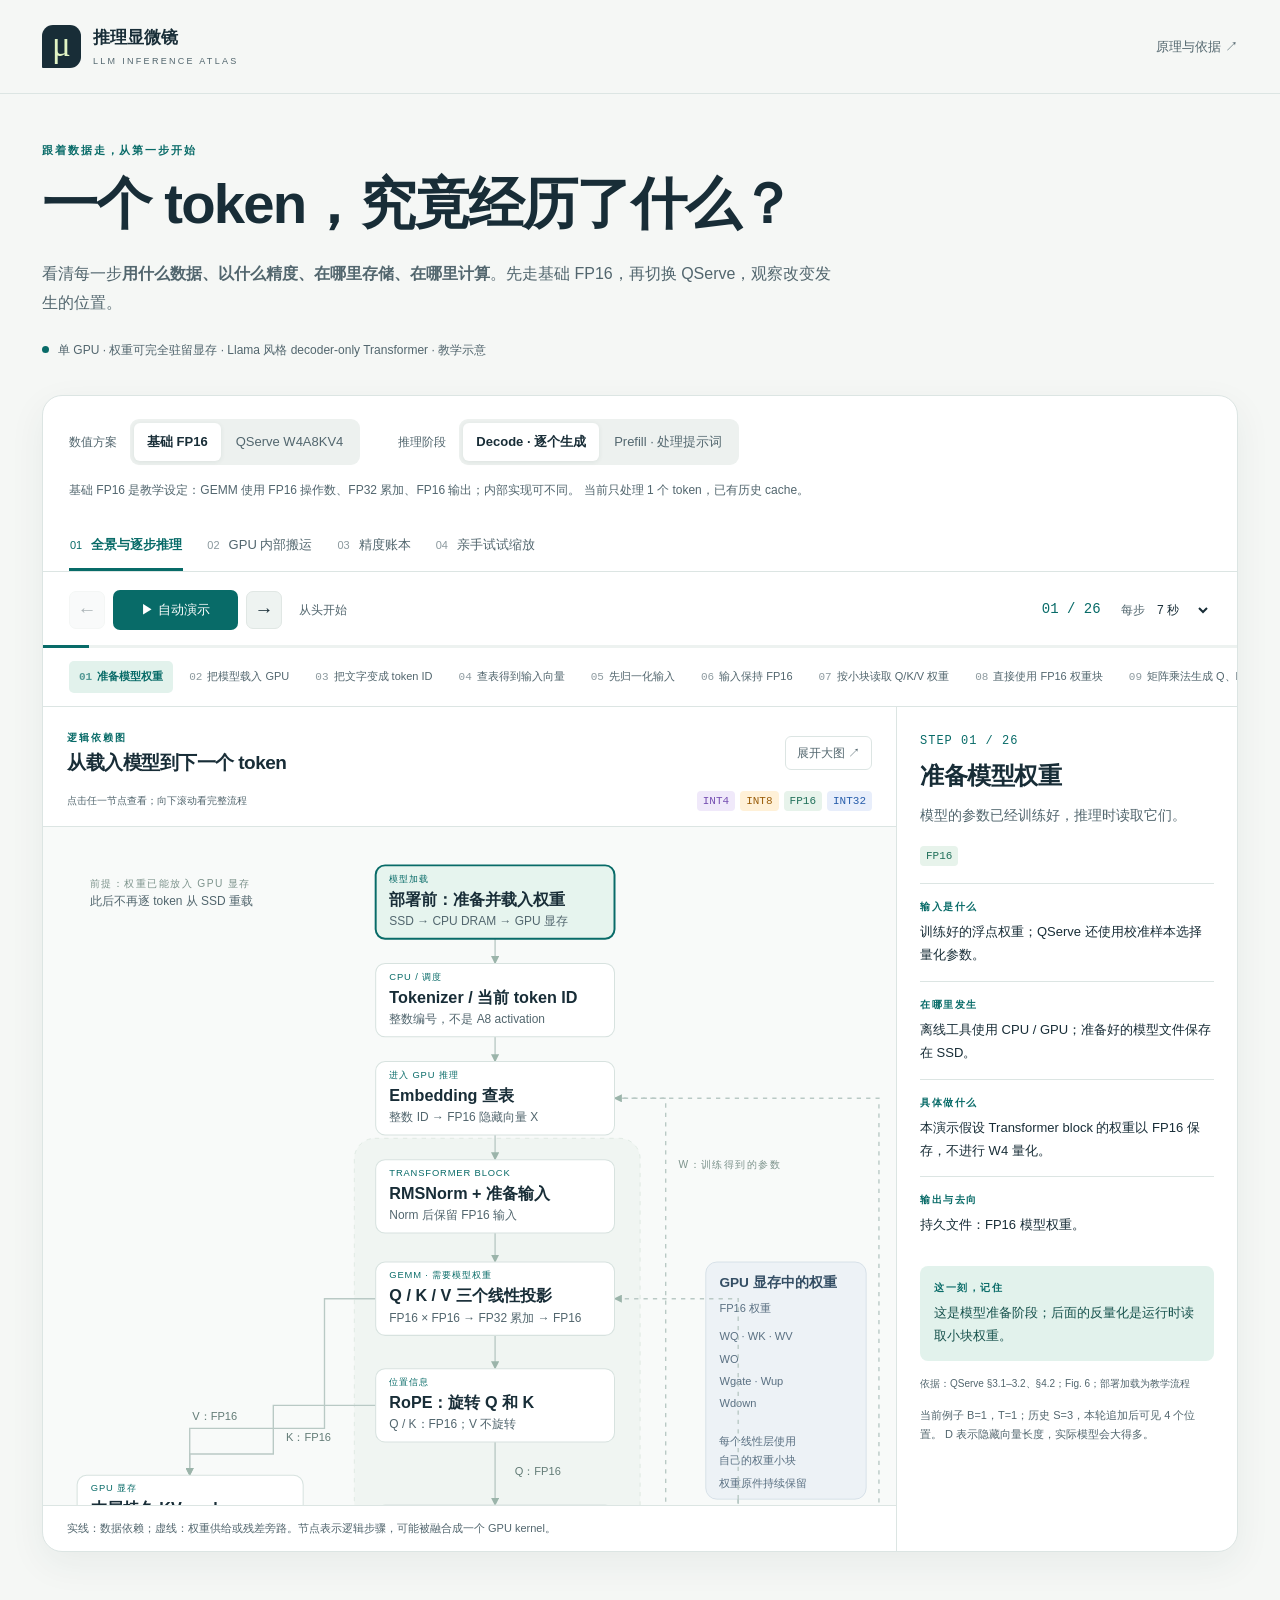
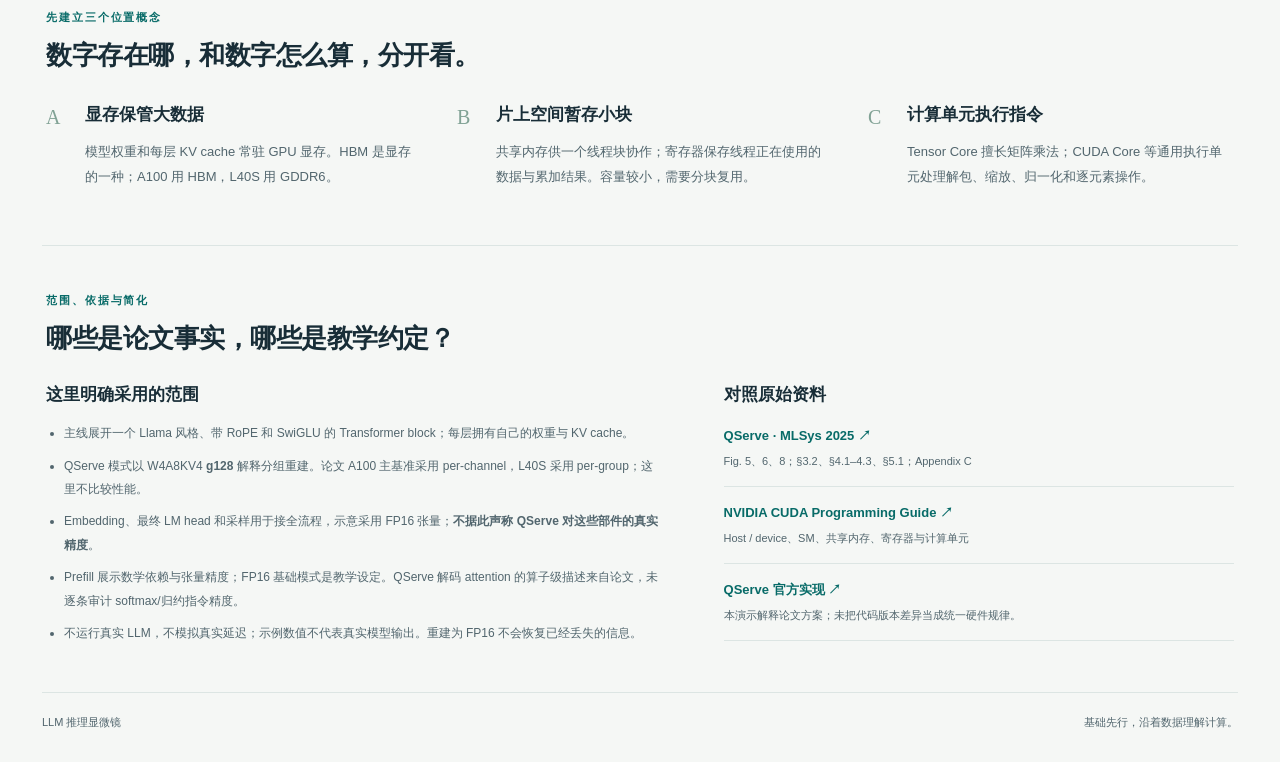
<file: index.html>
<!doctype html>
<html lang="zh-CN">
<head>
  <meta charset="utf-8">
  <meta name="viewport" content="width=device-width, initial-scale=1">
  <meta name="description" content="逐步看清 LLM 推理的数据、精度、GPU 存储与计算位置。对照基础 FP16 与 QServe W4A8KV4。">
  <title>LLM 推理显微镜 · 数据、精度与 GPU</title>
  <style>
:root{color-scheme:light;--ink:#182d37;--muted:#52666e;--paper:#f5f7f5;--panel:#fff;--line:#dce5e3;--teal:#086b68;--teal-light:#e2f2ec;--blue:#285eab;--purple:#7650b2;--amber:#9b5f0c;--green:#20705a;--shadow:0 12px 36px #183b3810}
*{box-sizing:border-box}html{scroll-behavior:smooth}body{margin:0;background:var(--paper);color:var(--ink);font:15px/1.7 -apple-system,BlinkMacSystemFont,"Segoe UI","PingFang SC","Microsoft YaHei",sans-serif}button,select,input{font:inherit}button,a,input,select{touch-action:manipulation}button{cursor:pointer}button:focus-visible,a:focus-visible,select:focus-visible,input:focus-visible,[role=button]:focus-visible{outline:3px solid #3ca79a;outline-offset:4px}button{border:0}button:disabled{opacity:.35;cursor:default}a{color:var(--teal)}[hidden]{display:none!important}h1,h2,h3,p{margin:0}h1{font-size:clamp(32px,4.4vw,58px);line-height:1.22;letter-spacing:-1.8px;font-weight:650}h2{font-size:23px;line-height:1.4;letter-spacing:-.5px;font-weight:600}h3{font-size:17px;font-weight:600}strong{font-weight:600}.masthead{max-width:1460px;margin:auto;padding:24px 42px;display:flex;justify-content:space-between;align-items:center;border-bottom:1px solid var(--line)}.brand{display:flex;gap:12px;align-items:center;text-decoration:none;color:var(--ink);font-size:17px;font-weight:600}.brand small{display:block;font-size:9px;letter-spacing:2.3px;font-weight:500;color:var(--muted);margin-top:1px}.brand-symbol{background:var(--ink);color:#e0f3c4;width:39px;height:43px;border-radius:11px 11px 11px 1px;text-align:center;line-height:39px;font:35px/39px Georgia,serif}.source-link{font-size:13px;text-decoration:none;color:var(--muted)}main{max-width:1460px;margin:auto;padding:0 42px}.intro{padding:47px 0 35px}.eyebrow{color:var(--teal);font-size:11px;letter-spacing:1.9px;font-weight:650;margin-bottom:10px}.intro-text{max-width:790px;margin-top:20px;color:var(--muted);font-size:16px;line-height:1.85}.scope{margin-top:22px;font-size:12px;color:var(--muted);display:flex;align-items:center;gap:9px}.dot{width:7px;height:7px;border-radius:50%;background:var(--teal);flex-shrink:0}.mobile-break{display:none}.workbench{background:var(--panel);border:1px solid var(--line);border-radius:20px;box-shadow:var(--shadow);overflow:hidden}.settings{display:flex;flex-wrap:wrap;gap:20px 38px;padding:23px 26px 15px;align-items:center}.setting-group{display:flex;gap:13px;align-items:center}.control-label{font-size:12px;color:var(--muted)}.segmented{padding:4px;background:#edf1ef;border-radius:9px;display:flex;gap:2px}.segmented button{background:transparent;padding:8px 13px;color:var(--muted);font-size:13px;border-radius:6px;white-space:nowrap}.segmented button[aria-pressed=true]{background:#fff;color:var(--ink);box-shadow:0 1px 5px #173b3515;font-weight:600}.mode-caption{margin:0 26px 19px;color:var(--muted);font-size:12px;min-height:22px}.view-tabs{display:flex;gap:23px;padding:0 26px;border-bottom:1px solid var(--line);overflow-x:auto}.view-tabs button{background:transparent;border-bottom:3px solid transparent;padding:13px 1px 12px;color:#8b999e;font-size:11px;white-space:nowrap}.view-tabs button span{font-size:13px;margin-left:6px;color:var(--muted)}.view-tabs button[aria-selected=true]{border-color:var(--teal);color:var(--teal)}.view-tabs button[aria-selected=true] span{color:var(--teal);font-weight:600}.transport{display:flex;justify-content:space-between;align-items:center;padding:18px 26px 15px;gap:15px}.transport-buttons{display:flex;align-items:center;gap:8px}.primary-button{color:#fff;background:var(--teal);border-radius:7px;padding:9px 17px;font-size:13px;min-width:125px}.primary-button:hover{background:#095653}.icon-button{background:#eef3f1;border:1px solid #e0e7e4;width:36px;height:38px;border-radius:7px;color:var(--ink);font-size:19px}.text-button{background:none;color:var(--muted);font-size:12px;padding:7px 9px}.step-position{display:flex;gap:20px;align-items:center;font-size:12px;color:var(--muted)}#step-counter{font-variant-numeric:tabular-nums;font-family:ui-monospace,monospace;color:var(--teal);font-size:14px}.step-position select{border:0;background:transparent;color:var(--ink);padding:5px;font-size:12px}.progress-track{height:3px;background:#edf2f0}#progress-fill{height:100%;background:var(--teal);transition:width .3s}.stage-nav{display:flex;gap:6px;padding:13px 26px;overflow-x:auto;scrollbar-width:thin;border-bottom:1px solid var(--line)}.stage-nav button{flex-shrink:0;background:transparent;padding:6px 10px;border-radius:5px;color:var(--muted);font-size:11px;white-space:nowrap}.stage-nav button.active{background:var(--teal-light);color:var(--teal);font-weight:600}.stage-nav button span{opacity:.65;margin-right:5px;font-family:ui-monospace,monospace}.learning-grid{display:grid;grid-template-columns:minmax(0,1fr) 340px;align-items:start}.visual-column{min-width:0;border-right:1px solid var(--line)}.panel-heading{display:flex;justify-content:space-between;align-items:center;padding:22px 24px 14px;gap:10px}.panel-heading .eyebrow{margin:0 0 4px;font-size:10px}.panel-heading h2{font-size:19px}.subtle-button{border:1px solid var(--line);background:#fff;border-radius:6px;color:var(--muted);padding:6px 11px;font-size:12px;white-space:nowrap}.map-tools{display:flex;flex-wrap:wrap;gap:8px;align-items:center;justify-content:space-between;padding:0 24px 15px;font-size:10px;color:var(--muted)}.precision-legend{display:flex;gap:5px}.precision{display:inline-flex;align-items:center;border-radius:4px;padding:2px 6px;font:11px/1.5 ui-monospace,SFMono-Regular,monospace;white-space:nowrap}.p4{background:#f0e9fa;color:var(--purple)}.p8{background:#fff1d8;color:var(--amber)}.p16{background:#e7f3eb;color:var(--green)}.p32{background:#e8eefb;color:var(--blue)}.neutral{background:#edf1f3;color:var(--muted)}.map-scroll{height:680px;overflow:auto;background:#f8faf9;border-block:1px solid var(--line);scrollbar-width:thin}.map-scroll svg{display:block;width:100%;min-width:670px}.diagram-footnote{padding:13px 24px;color:var(--muted);font-size:11px;line-height:1.7}.step-detail{padding:25px 23px;background:#fff;position:sticky;top:12px}.step-detail .step-index{color:var(--teal);font:12px/1.5 ui-monospace,monospace;letter-spacing:1px;margin-bottom:9px}.step-detail h2{font-size:24px;margin-bottom:10px}.step-detail .lead{font-size:14px;color:var(--muted);line-height:1.85}.precision-line{display:flex;align-items:center;gap:7px;flex-wrap:wrap;margin:17px 0}.precision-line .arrow{font-size:13px;color:#93a3a1}.detail-item{padding:14px 0;border-top:1px solid var(--line)}.detail-label{display:block;font-size:10px;letter-spacing:1.5px;color:var(--teal);margin-bottom:5px;font-weight:600}.detail-item p{font-size:13px;line-height:1.8}.takeaway{background:var(--teal-light);border-radius:8px;padding:13px 14px;margin:15px 0}.takeaway p{font-size:13px;line-height:1.8;color:#17524d}.detail-source{font-size:10px;color:var(--muted);line-height:1.65}.shape-note{font-size:11px;color:var(--muted);padding-top:14px}.flow-edge{fill:none;stroke:#b9c9c5;stroke-width:1.6}.flow-edge.active{stroke:var(--teal);stroke-width:2.6;stroke-dasharray:8 5;animation:flowdash 1.7s linear infinite}.flow-edge.residual{stroke-dasharray:5 6}.node-box{fill:#fff;stroke:#d7e2df;stroke-width:1.2;transition:fill .25s,stroke .25s}.flow-node{cursor:pointer;outline:none}.flow-node:hover .node-box{stroke:#4a9c8e}.flow-node.active .node-box{fill:#e6f4ee;stroke:var(--teal);stroke-width:2.3}.flow-node.completed .node-box{fill:#f0f6f3}.node-title{fill:var(--ink);font-size:19px;font-weight:600}.node-detail{fill:var(--muted);font-size:14px}.edge-label{fill:#627b76;font-size:13px}.lane-label{fill:#7d938c;font-size:12px;letter-spacing:1.7px}.node-kind{fill:var(--teal);font-size:11px;letter-spacing:1px}.bank-box{fill:#edf2f6;stroke:#d3dde5;stroke-width:1}.bank-title{fill:#344e64;font-size:16px;font-weight:600}.bank-detail{fill:#5a7082;font-size:13px}.alternate-view{padding:30px 28px}.alternate-view .view-lead{color:var(--muted);font-size:14px;max-width:850px;margin:10px 0 25px}.ledger-scroll{overflow-x:auto}.ledger-table{border-collapse:collapse;width:100%;font-size:13px;min-width:760px}.ledger-table th{text-align:left;font-size:11px;color:var(--muted);font-weight:500;padding:12px 14px;background:#f3f6f4}.ledger-table td{border-bottom:1px solid var(--line);padding:14px;vertical-align:top;line-height:1.8}.ledger-table td:first-child{font-weight:600;min-width:130px}.ledger-table td:nth-child(3){min-width:140px}.ledger-note{margin-top:20px;padding:16px 20px;background:#f3f6f4;border-radius:9px;font-size:13px;line-height:1.9}.hardware-board{padding:8px 22px 15px;display:grid;grid-template-columns:1fr 1fr;gap:12px}.hw-unit{border:1px solid var(--line);border-radius:10px;padding:16px;background:#fafcfb;transition:all .3s}.hw-unit.is-active{background:#e6f4ee;border-color:#51a68e;box-shadow:inset 0 0 0 1px #51a68e}.hw-unit h3{font-size:15px;display:flex;gap:7px;align-items:center}.hw-unit .hw-en{color:var(--muted);font:10px/1.6 ui-monospace,monospace;letter-spacing:.6px}.hw-unit p{font-size:11px;margin-top:9px;color:var(--muted)}.hw-unit .hw-data{margin-top:12px;background:#fff;padding:10px;border-radius:6px;font-size:12px;min-height:66px;line-height:1.8}.hw-unit .hw-data strong{display:block}.hw-unit .hw-role{font-size:10px;color:var(--teal);margin-top:9px}.hw-link{grid-column:1/-1;text-align:center;font-size:11px;color:var(--muted);padding:2px}.hw-sm{grid-column:1/-1;border:1px solid var(--line);border-radius:12px;padding:15px;background:#f5f8f6}.hw-sm>h3{font-size:12px;color:var(--muted);margin-bottom:10px}.sm-grid{display:grid;grid-template-columns:1fr 1fr;gap:10px}.sm-grid .hw-unit{background:#fff;padding:12px}.sm-grid .hw-unit.is-active{background:#e6f4ee}.hw-compute{display:flex;gap:7px;flex-wrap:wrap;margin-top:12px}.hw-compute span{padding:7px 10px;background:#eaf0ed;border-radius:6px;font:11px/1.5 ui-monospace,monospace;color:var(--muted)}.hw-compute span.active{background:var(--teal);color:#fff}.tile-demo{margin:0 22px 12px;padding:17px;border-radius:10px;background:#f1f5f3}.tile-demo h3{font-size:13px}.tile-row{display:flex;align-items:center;gap:10px;margin-top:13px;flex-wrap:wrap}.tile-bank{display:grid;grid-template-columns:repeat(8,16px);gap:3px}.tile-bank i{height:13px;background:#d6dfe1;border-radius:2px}.tile-bank i.active{background:var(--purple);animation:tilepulse 1.7s ease infinite}.tile-label{font-size:11px;color:var(--muted);margin-top:6px}.tile-stage{padding:12px;border:1px solid #d1ded7;border-radius:6px;background:#fff;font:11px/1.7 ui-monospace,monospace;min-width:110px}.tile-arrow{font-size:18px;color:#7f9b8e}.tile-demo p{font-size:11px;line-height:1.8;color:var(--muted);margin-top:12px}.scale-layout{display:grid;grid-template-columns:minmax(0,1fr) minmax(0,1fr);gap:20px}.scale-panel{border:1px solid var(--line);border-radius:12px;padding:23px;background:#fbfcfa}.scale-panel h3{margin-bottom:15px}.scale-control{margin:25px 0;max-width:700px}.scale-control label{display:flex;justify-content:space-between;font-size:14px}.scale-control input{width:100%;accent-color:var(--teal);margin:15px 0 0}.number-vector{display:flex;gap:9px;margin:9px 0 20px;align-items:center}.number-vector .vlabel{font:13px ui-monospace,monospace;width:25px}.number-cell{padding:8px 10px;border-radius:6px;background:#edf2f0;font:16px/1.6 ui-monospace,monospace;min-width:60px;text-align:center}.number-cell.changed{background:#e1f1e9;color:var(--teal)}.scale-product{border-top:1px solid var(--line);padding-top:15px;font-size:14px}.scale-product strong{font:25px/1.8 ui-monospace,monospace;color:var(--teal)}.ruler{height:75px;display:flex;justify-content:space-between;align-items:flex-end;margin-top:20px;border-bottom:1px solid var(--line);position:relative}.ruler>span{width:1px;height:18px;background:#a0b4ac;position:relative}.ruler>span:first-child,.ruler>span:last-child{height:26px}.ruler-labels{display:flex;justify-content:space-between;color:var(--muted);font-size:11px;margin-top:6px}.scale-help{font-size:12px;color:var(--muted);margin-top:14px;line-height:1.9}.scale-error{font-size:13px;margin-top:16px}.scale-error strong{color:var(--teal);font-variant-numeric:tabular-nums}.scale-mini-table{border-collapse:collapse;width:100%;font-size:12px;margin-top:15px}.scale-mini-table th,.scale-mini-table td{text-align:left;padding:7px;border-bottom:1px solid var(--line);font-weight:400}.scale-mini-table th{color:var(--muted)}.foundation-grid{display:grid;grid-template-columns:repeat(3,1fr);gap:45px;margin-top:28px}.foundations{padding:56px 4px;border-bottom:1px solid var(--line)}.foundation-grid article{position:relative;padding-left:39px}.foundation-number{position:absolute;left:0;top:0;font:20px/1.6 Georgia,serif;color:#81a295}.foundation-grid p{color:var(--muted);font-size:13px;line-height:1.9;margin-top:10px}.section-intro h2{font-size:26px}.references{padding:45px 4px 35px}.reference-grid{display:grid;grid-template-columns:1.2fr 1fr;gap:65px;margin-top:25px}.reference-grid ul{padding-left:18px;color:var(--muted);font-size:12px;line-height:1.95}.reference-grid li{margin-bottom:9px}.reference-card{display:block;text-decoration:none;border-bottom:1px solid var(--line);padding:15px 0}.reference-card strong{font-size:13px;display:block}.reference-card span{font-size:11px;color:var(--muted);display:block;margin-top:5px}footer{border-top:1px solid var(--line);padding:20px 0 30px;display:flex;justify-content:space-between;color:var(--muted);font-size:11px}dialog{padding:0;border:1px solid var(--line);border-radius:14px;max-width:1150px;width:95vw;height:92vh;background:#f8faf9;color:var(--ink)}dialog::backdrop{background:#102e3970;backdrop-filter:blur(5px)}.dialog-bar{position:sticky;top:0;background:#fff;padding:14px 20px;display:flex;justify-content:space-between;align-items:center;z-index:2;border-bottom:1px solid var(--line);gap:12px}.dialog-bar span{color:var(--muted);font-size:12px}#dialog-map{overflow:auto}#dialog-map svg{display:block;min-width:750px;width:100%}.glossary-list{display:grid;grid-template-columns:1fr 1fr;gap:12px}.glossary-list div{background:#f4f7f5;padding:15px;border-radius:8px;font-size:12px}.glossary-list strong{display:block;font-size:13px;margin-bottom:5px}.glossary-list p{color:var(--muted)}@keyframes flowdash{to{stroke-dashoffset:-26}}@keyframes tilepulse{50%{opacity:.4}}
@media(min-width:1350px){.learning-grid{grid-template-columns:minmax(0,1fr) 375px}.step-detail{padding:28px}.map-scroll{height:735px}}
@media(max-width:1000px){main{padding:0 22px}.masthead{padding:20px 24px}.learning-grid{grid-template-columns:minmax(0,1fr) 300px}.step-detail{padding:20px 18px}.settings{gap:15px}.setting-group{gap:8px}.control-label{font-size:11px}.segmented button{padding:7px 10px;font-size:12px}.reference-grid{gap:30px}.foundation-grid{gap:20px}.map-scroll{height:640px}.hardware-board{padding:5px 13px}.tile-demo{margin:0 13px 12px}.sm-grid{grid-template-columns:1fr}.tile-bank{grid-template-columns:repeat(8,12px)}}
@media(max-width:760px){main{padding:0 12px}.masthead{padding:16px}.intro{padding:30px 7px 25px}.intro h1{letter-spacing:-1px}.intro-text{font-size:14px}.scope{font-size:10px;align-items:flex-start}.mobile-break{display:block}.workbench{border-radius:13px}.settings{padding:18px 14px 10px;display:block}.setting-group{margin-bottom:10px;justify-content:space-between}.segmented button{padding:8px 10px;font-size:12px}.mode-caption{margin:0 14px 13px;font-size:11px}.view-tabs{gap:20px;padding:0 14px}.view-tabs button{font-size:10px}.view-tabs button span{font-size:12px}.transport{padding:14px;flex-wrap:wrap;gap:10px}.transport-buttons{gap:6px}.primary-button{padding:8px 11px;min-width:115px}.text-button{padding:7px}.step-position{width:100%;justify-content:space-between;gap:10px}.stage-nav{padding:10px 14px}.learning-grid{display:flex;flex-direction:column}.visual-column{width:100%;border-right:0;order:2}.step-detail{width:100%;position:static;order:1;padding:20px;border-bottom:1px solid var(--line)}.step-detail h2{font-size:22px}.step-detail .lead{font-size:13px}.detail-item{padding:10px 0}.detail-item p{font-size:12px}.takeaway{margin:10px 0}.shape-note{font-size:10px}.panel-heading{padding:18px 15px 12px}.panel-heading h2{font-size:16px}.map-tools{padding:0 15px 12px}.map-scroll{height:510px}.diagram-footnote{padding:12px 15px}.alternate-view{padding:23px 18px}.alternate-view h2{font-size:21px}.scale-layout{grid-template-columns:1fr}.scale-panel{padding:18px}.foundation-grid{grid-template-columns:1fr;gap:25px}.foundations{padding:34px 8px}.section-intro h2{font-size:22px}.reference-grid{grid-template-columns:1fr;gap:22px}.references{padding:32px 8px}.dialog-bar{padding:10px 12px}.dialog-bar span{display:none}.number-cell{min-width:50px;font-size:14px}.hardware-board{grid-template-columns:1fr 1fr;padding:5px 15px}.sm-grid{grid-template-columns:1fr 1fr}.tile-demo{margin:0 15px 12px}.glossary-list{grid-template-columns:1fr}footer{padding:18px 6px;font-size:10px;gap:12px}}
@media(prefers-reduced-motion:reduce){*{scroll-behavior:auto!important;animation:none!important;transition:none!important}}

  </style>


</head>
<body>
<header class="masthead">
  <a class="brand" href="#top" aria-label="回到顶部"><span class="brand-symbol" aria-hidden="true">μ</span><span>推理显微镜<small>LLM INFERENCE ATLAS</small></span></a>
  <a class="source-link" href="#references">原理与依据 <span aria-hidden="true">↗</span></a>
</header>
<main id="top">
  <section class="intro">
    <p class="eyebrow">跟着数据走，从第一步开始</p>
    <h1>一个 token，<br class="mobile-break">究竟经历了什么？</h1>
    <p class="intro-text">看清每一步<strong>用什么数据、以什么精度、在哪里存储、在哪里计算</strong>。先走基础 FP16，再切换 QServe，观察改变发生的位置。</p>
    <div class="scope"><span class="dot"></span> 单 GPU · 权重可完全驻留显存 · Llama 风格 decoder-only Transformer · 教学示意</div>
  </section>

  <section class="workbench" aria-label="推理流程演示">
    <div class="settings">
      <div class="setting-group"><span class="control-label">数值方案</span><div class="segmented" aria-label="数值方案"><button type="button" data-mode="fp16" aria-pressed="true">基础 FP16</button><button type="button" data-mode="qserve" aria-pressed="false">QServe W4A8KV4</button></div></div>
      <div class="setting-group"><span class="control-label">推理阶段</span><div class="segmented" aria-label="推理阶段"><button type="button" data-phase="decode" aria-pressed="true">Decode · 逐个生成</button><button type="button" data-phase="prefill" aria-pressed="false">Prefill · 处理提示词</button></div></div>
    </div>
    <div class="mode-caption" id="mode-caption"></div>
    <nav class="view-tabs" aria-label="学习视图">
      <button type="button" data-view="flow" aria-selected="true">01 <span>全景与逐步推理</span></button>
      <button type="button" data-view="hardware" aria-selected="false">02 <span>GPU 内部搬运</span></button>
      <button type="button" data-view="ledger" aria-selected="false">03 <span>精度账本</span></button>
      <button type="button" data-view="scale" aria-selected="false">04 <span>亲手试试缩放</span></button>
    </nav>

    <div id="walkthrough">
      <div class="transport">
        <div class="transport-buttons">
          <button type="button" id="prev" class="icon-button" aria-label="上一步">←</button>
          <button type="button" id="play" class="primary-button">▶ 自动演示</button>
          <button type="button" id="next" class="icon-button" aria-label="下一步">→</button>
          <button type="button" id="restart" class="text-button">从头开始</button>
        </div>
        <div class="step-position"><span id="step-counter">01 / 26</span><label>每步 <select id="speed" aria-label="自动播放每步停留时间"><option value="7000" selected>7 秒</option><option value="12000">12 秒</option><option value="3500">3.5 秒</option></select></label></div>
      </div>
      <div class="progress-track" aria-hidden="true"><div id="progress-fill"></div></div>
      <div class="stage-nav" id="stage-nav" aria-label="跳转到流程步骤"></div>
      <div class="learning-grid">
        <div class="visual-column">
          <section class="diagram-panel" id="flow-view" aria-label="完整推理流程图">
            <div class="panel-heading"><div><p class="eyebrow">逻辑依赖图</p><h2>从载入模型到下一个 token</h2></div><button type="button" id="expand" class="subtle-button">展开大图 ↗</button></div>
            <div class="map-tools"><span>点击任一节点查看；向下滚动看完整流程</span><div class="precision-legend"><span class="precision p4">INT4</span><span class="precision p8">INT8</span><span class="precision p16">FP16</span><span class="precision p32">INT32</span></div></div>
            <div class="map-scroll" id="map-scroll"><svg id="flow-svg" viewBox="0 0 1000 2230" role="img" aria-label="可点击的 Transformer 推理全景图"></svg></div>
            <p class="diagram-footnote">实线：数据依赖；虚线：权重供给或残差旁路。节点表示逻辑步骤，可能被融合成一个 GPU kernel。</p>
          </section>
          <section class="diagram-panel" id="hardware-view" hidden aria-label="GPU 内部数据流">
            <div class="panel-heading"><div><p class="eyebrow">物理位置图</p><h2>存储与计算，是不同的地方</h2></div></div>
            <div class="hardware-board" id="hardware-board"></div>
            <div class="tile-demo" id="tile-demo"></div>
            <p class="diagram-footnote">这里展示常见的分块路径；L2/L1 命中、缓存旁路和算子融合会改变实际搬运。动画不代表速度、容量或精确指令调度。</p>
          </section>
        </div>
        <aside class="step-detail" aria-live="polite" aria-atomic="true" id="step-detail"></aside>
      </div>
    </div>
    <section id="ledger-view" class="alternate-view" hidden aria-label="数据精度账本"></section>
    <section id="scale-view" class="alternate-view" hidden aria-label="缩放互动实验"></section>
  </section>

  <section class="foundations" aria-label="读图基础">
    <div class="section-intro"><p class="eyebrow">先建立三个位置概念</p><h2>数字存在哪，和数字怎么算，分开看。</h2></div>
    <div class="foundation-grid">
      <article><span class="foundation-number">A</span><h3>显存保管大数据</h3><p>模型权重和每层 KV cache 常驻 GPU 显存。HBM 是显存的一种；A100 用 HBM，L40S 用 GDDR6。</p></article>
      <article><span class="foundation-number">B</span><h3>片上空间暂存小块</h3><p>共享内存供一个线程块协作；寄存器保存线程正在使用的数据与累加结果。容量较小，需要分块复用。</p></article>
      <article><span class="foundation-number">C</span><h3>计算单元执行指令</h3><p>Tensor Core 擅长矩阵乘法；CUDA Core 等通用执行单元处理解包、缩放、归一化和逐元素操作。</p></article>
    </div>
  </section>
  <section id="references" class="references">
    <div class="section-intro"><p class="eyebrow">范围、依据与简化</p><h2>哪些是论文事实，哪些是教学约定？</h2></div>
    <div class="reference-grid">
      <div><h3>这里明确采用的范围</h3><ul>
        <li>主线展开一个 Llama 风格、带 RoPE 和 SwiGLU 的 Transformer block；每层拥有自己的权重与 KV cache。</li>
        <li>QServe 模式以 W4A8KV4 <strong>g128</strong> 解释分组重建。论文 A100 主基准采用 per-channel，L40S 采用 per-group；这里不比较性能。</li>
        <li>Embedding、最终 LM head 和采样用于接全流程，示意采用 FP16 张量；<strong>不据此声称 QServe 对这些部件的真实精度</strong>。</li>
        <li>Prefill 展示数学依赖与张量精度；FP16 基础模式是教学设定。QServe 解码 attention 的算子级描述来自论文，未逐条审计 softmax/归约指令精度。</li>
        <li>不运行真实 LLM，不模拟真实延迟；示例数值不代表真实模型输出。重建为 FP16 不会恢复已经丢失的信息。</li>
      </ul></div>
      <div><h3>对照原始资料</h3>
        <a class="reference-card" target="_blank" rel="noreferrer" href="https://proceedings.mlsys.org/paper_files/paper/2025/file/fbe2b2f74a2ece8070d8fb073717bda6-Paper-Conference.pdf"><strong>QServe · MLSys 2025 ↗</strong><span>Fig. 5、6、8；§3.2、§4.1–4.3、§5.1；Appendix C</span></a>
        <a class="reference-card" target="_blank" rel="noreferrer" href="https://docs.nvidia.com/cuda/cuda-programming-guide/01-introduction/programming-model.html"><strong>NVIDIA CUDA Programming Guide ↗</strong><span>Host / device、SM、共享内存、寄存器与计算单元</span></a>
        <a class="reference-card" target="_blank" rel="noreferrer" href="https://github.com/mit-han-lab/omniserve"><strong>QServe 官方实现 ↗</strong><span>本演示解释论文方案；未把代码版本差异当成统一硬件规律。</span></a>
      </div>
    </div>
  </section>
  <footer><span>LLM 推理显微镜</span><span>基础先行，沿着数据理解计算。</span></footer>
</main>
<dialog id="map-dialog" aria-label="完整流程大图"><div class="dialog-bar"><strong>推理全景图</strong><span>节点可点击；滚动查看完整流程</span><button type="button" id="close-dialog" class="subtle-button">关闭 ✕</button></div><div id="dialog-map"></div></dialog>
<script>
(function(){
  "use strict";
  var paper="QServe §4.1、Fig. 8（论文第 6 页）";
  function buildSteps(mode,phase){
    var q=mode==="qserve", pre=phase==="prefill";
    var n=pre?"3 个提示词 token（示意）":"当前这 1 个 token";
    var x=pre?"X：[3, D]":"X：[1, D]";
    var old=pre?"本次提示词":"历史 3 个 token + 当前 token（示意）";
    var W=q?"UINT4 权重 + 量化参数":"FP16 权重";
    var A=q?"INT8":"FP16";
    var C=q?"INT32":"FP32（本示例选用）";
    var kv=q?"INT4 KV + FP16 scales / zero points":"FP16 KV";
    var gemm=q?"从 W4 重建的 INT8 权重 × INT8 输入；Tensor Core 以 INT32 累加，末尾乘回浮点 scale，输出 FP16。":"FP16 权重 × FP16 输入；本例选用支持 FP32 累加的 Tensor Core 矩阵乘法，最后输出 FP16。";
    function s(id,node,title,lead,input,where,operation,output,remember,precisions,resources,source){
      return {id:id,node:node,title:title,lead:lead,input:input,where:where,operation:operation,output:output,remember:remember,precisions:precisions,resources:resources,source:source||paper};
    }
    return [
      s("prepare","setup",q?"离线准备压缩权重":"准备模型权重",
        q?"这是部署前的准备，通常无需为每个请求重做。":"模型的参数已经训练好，推理时读取它们。",
        "训练好的浮点权重；QServe 还使用校准样本选择量化参数。",
        "离线工具使用 CPU / GPU；准备好的模型文件保存在 SSD。",
        q?"先做旋转、平滑和裁剪等准备。分组方案先按 channel 量化至 INT8（保护范围 ±119），再按 128 个权重一组压成 UINT4，最后按计算顺序排列存储。SmoothAttention 缩放也折入 Q/K 权重。":"本演示假设 Transformer block 的权重以 FP16 保存，不进行 W4 量化。",
        q?"持久文件：打包的 UINT4 权重、FP16 channel scale、UINT8 group scale、UINT4 group zero point。":"持久文件：FP16 模型权重。",
        "这是模型准备阶段；后面的反量化是运行时读取小块权重。",
        q?["FP16","INT8","UINT4"]:["FP16"],["ssd","cpu"],"QServe §3.1–3.2、§4.2；Fig. 6；部署加载为教学流程"),
      s("load","setup","把模型载入 GPU",
        "先把会反复使用的模型放到 GPU 显存里。",
        "SSD 上的 "+W+"；Embedding / LM head 的精度另行约定。",
        "典型路径：SSD → CPU DRAM → PCIe → GPU 显存。",
        "加载并分配模型张量。本例假设显存足够容纳全部模型权重，且不使用 CPU offload。",
        W+" 驻留 GPU 显存。后续 decode 迭代从显存 / GPU 缓存取数据。",
        "每个 token 都需要使用权重，但通常不需要每次从 SSD 或 CPU 重新载入模型。",
        q?["UINT4","FP16 参数"]:["FP16"],["ssd","cpu","vram"],"NVIDIA CUDA：Host / device；模型完全驻留是本演示设定"),
      s("tokenize","tokens","把文字变成 token ID",
        "文字先转换成整数编号，模型再根据编号查向量。",
        pre?"一段提示词。":"当前 token 的整数 ID；首轮提示词需先经过 prefill。",
        "Tokenizer 通常在 CPU 上运行；ID 从 CPU 内存传到 GPU。",
        pre?"将文本切分并映射为 token ID。本例用 t₁、t₂、t₃ 表示 3 个 token，不对应真实 tokenizer。":"本轮输入通常是上一轮选出的 token ID。CPU 调度 kernel；并不需要把整个 KV cache 搬回 CPU。",
        n+" 的整数 ID，常用 INT32 / INT64（依框架而定）。",
        "token ID 是编号，和 A8 的数值量化不是同一件事。",
        ["INT32 / INT64"],["cpu","vram"],"通用 decoder-only 推理流程；ID 类型依实现"),
      s("embed","embed","查表得到输入向量",
        "一个整数编号，变成一整行数字。",
        n+" 的 token ID；Embedding 查找表。",
        "Embedding 表存于 GPU 显存；GPU 执行索引读取。",
        "每个 ID 选择对应的 embedding 行。得到隐藏向量 X，向量中的每个位置就是一个 channel（通道）。",
        x+"，本例设为 FP16。进入第一层 Transformer block。",
        "从这里开始，模型处理的是向量，不是原始文字。",
        ["整数 ID","FP16"],["vram","registers"],"通用流程；Embedding FP16 是教学约定，未据 Fig. 8 推定 QServe 的该部件"),
      s("norm1","norm1","先归一化输入",
        "Llama 风格模型在 attention 子层之前做 RMSNorm。",
        "当前层的 FP16 隐藏向量 X；RMSNorm 参数。",
        "GPU 的通用计算单元；逻辑中间值在寄存器 / 临时缓冲区。",
        q?"对向量做 RMSNorm。QServe 把接下来的 INT8 量化融合进同一个 kernel；图中把数学步骤分开，实际可直接输出 INT8。":"对向量做 RMSNorm。本例保留 FP16 输出；内部归约的精度由具体实现决定。",
        q?"归一化后的逻辑浮点值，紧接着转换成 INT8 线性层输入。":"归一化后的 FP16 输入。",
        "归一化改变数值分布；量化选择离散刻度。两者可以在同一 kernel 中完成。",
        q?["FP16","INT8"]:["FP16"],["vram","registers","cuda"]),
      s("actq","norm1",q?"A8：量化线性层输入":"输入保持 FP16",
        q?"这里的 A，指送进 Q/K/V 投影层的输入 X。":"基础模式不需要这次 INT8 转换。",
        "归一化后的输入向量。",
        "GPU；通常融合在上一步 RMSNorm kernel 中。",
        q?"每个 token 的向量采用对称 INT8 量化，并保留浮点 scale。直观上，用 scale 把浮点数对应到整数刻度，再取整。":"让归一化后的 FP16 值直接进入矩阵乘法。",
        q?"INT8 输入 X₈ + 每个 token 的 scale。":"FP16 输入 X。",
        "A8 指投影层的输入；投影层输出的 Q 并不因此必须是 INT8。",
        q?["FP16","INT8"]:["FP16"],["registers","cuda"],"QServe §4.1、§5.1：per-token symmetric INT8"),
      s("tiles","qkv","按小块读取 Q/K/V 权重",
        "矩阵很大，计算 kernel 每次搬一小块，称为 tile。",
        "当前输入 "+A+"；WQ、WK、WV 的 "+W+"。",
        "GPU 显存 → L2 / 共享内存等片上路径 → 寄存器（常见 GEMM 路径）。",
        "线程块协作载入输入块与权重块。同一个权重块可用于多个 token；命中的缓存可以减少显存读取。",
        "本轮要使用的输入 / 权重小块已经靠近计算单元。",
        "共享内存是协作暂存空间；寄存器保存线程当前直接使用的数据。",
        q?["UINT4","INT8"]:["FP16"],["vram","l2","shared","registers"],"QServe §4.2.1–4.2.3；NVIDIA CUDA hardware model"),
      s("dequantw","qkv",q?"W4 → INT8：重建当前权重块":"直接使用 FP16 权重块",
        q?"数据在显存里占 4 bit，进入乘法前变成 8 bit。":"FP16 存储与乘法输入一致，无需 W4 解包。",
        q?"打包的 UINT4 权重块、group scale / zero point。":"当前 FP16 权重块。",
        "SM 内的寄存器；CUDA Core 等通用执行单元。",
        q?"解包 4-bit 数，并用整数 group 参数重建 INT8 权重。四个 8-bit 值可配合放进一个 32-bit 寄存器处理；范围与运算顺序保证正确性。":"不执行这一步的量化转换，FP16 权重块直接供矩阵乘法使用。",
        q?"临时 INT8 权重块，留在寄存器中供 Tensor Core 使用。":"FP16 权重块。",
        "只重建当前要计算的 tile；显存中压缩的 W4 原件一直保留。",
        q?["UINT4","INT8"]:["FP16"],["registers","cuda"],"QServe §3.1、§4.2.2；Fig. 5、6、10（g128 路径）"),
      s("qkv","qkv","矩阵乘法生成 Q、K、V",
        "同一份输入 X，分别使用 WQ、WK、WV 三组权重。",
        A+" 输入 X；"+(q?"寄存器中的 INT8 权重块。":"FP16 权重块。"),
        "Tensor Core 执行矩阵乘法；累加值位于寄存器。",
        gemm+" 归约维度分成多块，循环载入、计算、累加，直到完成输出。",
        "Q、K、V 均以 FP16 张量输出；原始 Q/K/V 是投影结果，不是权重矩阵。",
        q?"INT8 × INT8 → INT32 累加 → 缩放 / 转换 → FP16 输出。":"FP16 输入与 FP16 输出之间，可使用 FP32 累加来降低求和误差。",
        q?["INT8 × INT8","INT32","FP16"]:["FP16 × FP16","FP32 累加","FP16"],["shared","registers","tensor"],"QServe §4.1、Fig. 5d / Fig. 8；基础 FP32 累加为显式教学设定"),
      s("rope","rope","给 Q / K 加位置信息",
        "RoPE 根据 token 位置旋转 Q、K 的成对通道。",
        "投影产生的 FP16 Q、K；当前位置。V 不做 RoPE。",
        "GPU 通用执行单元；Q/K 张量的临时存储可在片上或 GPU 显存。",
        q?"执行 RoPE。SmoothAttention 的对应放大 / 缩小已经折入离线 WQ/WK，所以这里的投影结果已经带有相应缩放；RoPE 成对通道共享缩放因子。":"对 Q、K 做 RoPE；位置改变注意力点积的结果。",
        "用于 attention 的 FP16 Q；准备缓存的 FP16 K；FP16 V。",
        "Q 留作当前计算；K、V 将被存起来，供当前及以后 token 使用。",
        ["FP16"],["vram","registers","cuda"],"QServe §3.2、Fig. 7；RoPE 成对缩放约束；V 不旋转"),
      s("writekv","cache",q?"KV4：压缩并写入缓存":"把 K / V 写入缓存",
        pre?"为提示词中的每个 token 建立本层 KV cache。":"把当前 token 的 K、V 追加到本层已有 KV cache。",
        "本层新产生的 FP16 K、V（K 已经过 RoPE）。",
        "GPU 通用执行单元做量化；持久 cache 放在 GPU 显存。",
        q?"动态、per-head、非对称 INT4 量化 K/V。分页 cache 还保存 FP16 scale 和 zero point；量化参数会随数据动态生成。":"本例按 FP16 保留 K/V，写入本层的缓存位置。",
        "显存中本层的 "+kv+"；包含"+old+"。",
        "KV cache 不保存 Q。不同层有自己的 K/V，不能把所有层共用成同一份。",
        q?["FP16","INT4","FP16 参数"]:["FP16"],["registers","cuda","vram"],"QServe §4.1、§5.1：动态 per-head KV4；元数据为 FP16"),
      s("readkv","readkv",pre?"使用本批提示词的 K / V":q?"读取 KV4，恢复浮点表示":"读取本层 K / V",
        pre?"Prefill 的新 K/V 已经由本批投影产生，可以供本批 attention 使用。":"当前 Q 需要与本层缓存里的 K/V 配合计算。",
        pre?"当前批投影产生的 FP16 K/V；K 已经过 RoPE。":"当前 FP16 Q；显存里的 "+kv+"。",
        pre?"GPU attention kernel；本批 K/V 可在临时张量或片上路径提供。":"缓存从 GPU 显存 / L2 分块读取；QServe 在 GPU 内解包并重建浮点数。",
        pre?"本演示的 prefill 教学路径直接使用本批浮点 K/V，同时另行写 cache，供未来 decode 使用。不强制先压成 KV4 再读回，也不据此推定 QServe 某个 prefill kernel 的内部实现。":q?"把要用的 K/V 块从 INT4 重建成 FP16，在 attention kernel 内消费。无需先把整个 cache 展开成一个新的 FP16 大副本。":"分块读取要计算的 FP16 K/V。这里的数据加载可以与后面的计算融合。",
        "当前 Q 和本次所需的 K/V 块以 FP16 参与 attention。",
        pre?"写入未来使用的 KV cache，与当前 prefill attention 怎样获得 K/V，是两条数据依赖。":"INT4 → FP16 只改变表示形式，不能找回量化时已丢失的信息。",
        q&&!pre?["INT4","FP16"]:["FP16"],["vram","l2","registers","cuda"],pre?"通用 prefill 教学路径；不作 QServe prefill kernel 内部实现断言":"QServe §4.1、§4.3；算子融合与分块为依赖图中的逻辑展开"),
      s("scores","scores","Q × K：算相关程度",
        pre?"每个提示词位置计算自己对可见位置的相关程度。":"当前这一个 Q，分别与缓存中的 K 做点积。",
        pre?"FP16 Q；本批可见位置的 FP16 K。":"FP16 Q；本层可见位置的 FP16 K（QServe 从 KV4 重建）。",
        q&&!pre?"QServe 解码 attention：GPU CUDA Core 路径。":"GPU attention kernel；具体 Tensor / CUDA Core 路径依实现与阶段。",
        "对应通道相乘，再沿通道求和；按 head 维度的平方根缩放。"+(pre?"因果 mask 遮住未来位置。":"只允许读取截至当前的位置。"),
        pre?"每个 head 的 [3,3] 逻辑分数矩阵；未来位置被遮住。":"每个 head 对 4 个可见位置的逻辑分数（示意）。",
        "这一步没有新的模型权重矩阵；使用的是已经生成的 Q 和 K。",
        ["FP16 操作数","中间精度依 kernel"],["registers",q&&!pre?"cuda":"attention"],"QServe §4.1、§4.3；attention 数学定义；不推定每个累加器精度"),
      s("softmax","softmax","Softmax：变成注意力比例",
        "把分数转成非负、总和为 1 的注意力系数。",
        "QK 点积分数与因果 mask。",
        "GPU attention kernel；可能与前后步骤融合。",
        "对同一 query 的可见位置做 softmax。稳定计算常减去最大分数；归约和指数等内部精度由 kernel 决定。",
        "当前 query 对各位置的注意力系数 P。这些值是临时结果。",
        "这里的“注意力权重”P 是动态算出来的系数，不是训练得到的 WQ / WK / WV。",
        ["内部精度依 kernel"],["registers","cuda"],"QServe 解码 attention 为算子级 FP16 描述；softmax 内部细节不作统一保证"),
      s("weightedv","weightedv","P × V：合并需要的信息",
        "按刚才的比例，把不同 token 的 V 加权相加。",
        "注意力系数 P；本层可见位置的 V。",
        "GPU attention kernel；可沿用当前已加载的 V 块。",
        "每个位置的 V 乘以对应比例，再加起来。多个 head 的结果拼接为 attention 输出。",
        "FP16 attention 输出 O，进入输出投影层。",
        "Q/K 决定看谁、看多少；V 提供被汇总的内容。",
        ["FP16 张量","内部精度依 kernel"],["registers",q&&!pre?"cuda":"attention"],"QServe §4.1、§4.3；Fig. 8"),
      s("outproj","outproj","输出投影：再次使用模型权重",
        "Attention 的结果还要经过 WO 这个线性层。",
        "FP16 attention 输出 O；"+W+" WO。",
        "GPU：输入量化 / 权重块加载与重建 → Tensor Core GEMM。",
        (q?"这里先额外量化 attention 输出为 INT8；这次量化在论文中是独立节点。":"保留 FP16 输入。")+gemm,
        "FP16 输出，准备与子层输入的残差相加。",
        "WQ/WK/WV、WO 和 FFN 都要使用各自权重；点积 attention 本身使用 Q/K/V。",
        q?["FP16","INT8 × INT8","INT32","FP16"]:["FP16","FP32 累加","FP16"],["vram","shared","registers","tensor","cuda"]),
      s("add1","add1","第一次残差相加",
        "把 attention 子层的结果，加回进入该子层时的隐藏向量。",
        "子层输入 X 的 FP16 残差；WO 的 FP16 输出。",
        "GPU 通用逐元素运算；可以与邻近算子融合。",
        "对应位置逐元素相加。本演示标注的是残差张量与输出张量的 FP16 接口，不强行规定内部指令精度。",
        "更新后的 FP16 隐藏向量 X′。",
        "GEMM 已经在末尾转换成 FP16，残差接口因此能够对齐。",
        ["FP16 + FP16","FP16"],["vram","registers","cuda"]),
      s("norm2","norm2","FFN 前的第二次归一化",
        "同一个 Transformer block 还有 FFN 子层。",
        "FP16 隐藏向量 X′。",
        "GPU RMSNorm kernel；QServe 融合下一次输入量化。",
        q?"RMSNorm 后按 token 转换为 INT8，产生供 FFN gate/up 投影使用的输入。":"RMSNorm 后保留 FP16，供 FFN 投影使用。",
        A+" FFN 输入；FP16 的 X′ 仍作为后面的残差。",
        "A8 不是只做一次；每个需要 INT8 输入的线性层都要准备相应输入。",
        q?["FP16","INT8"]:["FP16"],["vram","registers","cuda"]),
      s("ffnup","ffnup","FFN：gate / up 两次投影",
        "Llama 风格的 SwiGLU FFN 有 gate 和 up 两条投影。",
        A+" 输入；各自的 "+W+" Wgate 和 Wup。",
        "GPU；各自加载权重块，在 Tensor Core 上做 GEMM。",
        gemm+" gate 和 up 是两个逻辑线性投影，实际实现可合并调度。",
        "两个 FP16 中间张量 gate、up；中间维度通常比隐藏维度 D 大。",
        "FFN 在每个 token 内处理特征，不需要跨 token 读取 KV cache。",
        q?["INT8 × INT8","INT32","FP16"]:["FP16 × FP16","FP32 累加","FP16"],["vram","shared","registers","tensor"],"QServe Fig. 8 / §4.1；SwiGLU 是本演示的 Llama 风格架构设定"),
      s("gate","gate","非线性和逐元素相乘",
        "在两次矩阵乘法之间，加入非线性表达能力。",
        "FP16 gate 和 up。",
        "GPU 通用执行单元；当前中间值可保留片上或经过临时显存缓冲。",
        "计算 SiLU(gate) ⊙ up，其中 ⊙ 表示对应位置相乘。"+(q?"QServe 把给 down 投影的 INT8 量化融合到这个 activation kernel 中。":"基础模式保持 FP16 输出。"),
        q?"INT8 输入 + per-token scale，供 Wdown 使用。":"FP16 中间结果，供 Wdown 使用。",
        "这里是非线性 / 逐元素计算，不能全部当成 Tensor Core 矩阵乘法。",
        q?["FP16","INT8"]:["FP16"],["registers","cuda"]),
      s("ffndown","ffndown","FFN：down 投影",
        "把中间特征投影回隐藏维度 D。",
        A+" 中间输入；"+W+" Wdown。",
        "GPU；载入这一层自己的 Wdown 小块，再进入 Tensor Core。",
        gemm+" 临时 tile 消费后可被下一块数据覆盖。",
        "FP16 FFN 输出，形状回到 "+x+"。",
        "覆盖的是寄存器 / 暂存 tile；显存里的模型权重并没有被删掉。",
        q?["INT8 × INT8","INT32","FP16"]:["FP16 × FP16","FP32 累加","FP16"],["vram","shared","registers","tensor"]),
      s("add2","add2","第二次残差相加",
        "把 FFN 结果加回 FFN 子层的输入。",
        "FP16 X′；FP16 down 投影输出。",
        "GPU 通用执行单元；可融合。",
        "对应位置相加，得到当前 Transformer block 的输出。",
        x+"，FP16，传给下一层。",
        "QServe 的这个 block 整体是 FP16 输入、FP16 输出；内部多个 GEMM 使用 W4A8。",
        ["FP16 + FP16","FP16"],["vram","registers","cuda"]),
      s("layers","layers","对下一层重复",
        "实际模型把多个 Transformer block 叠起来。",
        "上一层的 FP16 隐藏向量；下一层自己的权重和 cache。",
        "同一 GPU 上继续执行；多个 SM 分工处理不同 tile。",
        "重复 RMSNorm → QKV → attention → WO → 残差 → FFN → 残差。每层缓存的是本层产生的 K/V。",
        "最后一个 block 的 FP16 隐藏向量。",
        "层与层之间传隐藏向量；每一层的历史 K/V 分别保留在显存里。",
        ["FP16 接口"],["vram","registers"],"QServe Fig. 8；通用多层 decoder-only Transformer"),
      s("head","head","最后归一化与词表投影",
        "把最后的隐藏向量变成词表里每个候选 token 的分数。",
        pre?"本演示只取提示词最后位置的隐藏向量。":"当前 token 的最后一层隐藏向量。",
        "GPU；final norm 与 LM head。",
        "最后归一化，再通过 LM head 得到 logits。本演示为了接全主线，约定这些张量为 FP16；实际实现与 QServe 的部件设置需另行核查。",
        "词表大小的一组 logits，作为选择下一 token 的依据。",
        "这里的 FP16 是明确的教学约定，不从 QServe block 图推断模型头的量化策略。",
        ["FP16（教学约定）"],["vram","registers","tensor","cuda"],"通用推理流程；Embedding / LM head 在本演示中不属于 QServe 已核实 block 范围"),
      s("sample","sample","选择下一个 token",
        "从 logits 中选择一个整数编号。",
        "词表 logits；temperature / top-k 等采样配置（若使用）。",
        "本例放在 GPU 采样；实现也可选择其他位置。",
        "可以选最大分数（greedy），也可以转换成概率后抽样；最终得到一个 token ID。",
        "整数 token ID；送回下一轮输入，必要时传给 CPU 解码成文本。",
        "每次产生的是一个 token，不一定是一个完整的汉字或单词。",
        ["浮点 logits","整数 ID"],["registers","cuda","cpu"],"通用 decoder-only 采样流程；采样位置是本演示约定"),
      s("nexttoken","sample",pre?"Prefill 完成，进入 Decode":"保留缓存，开始下一轮",
        pre?"提示词处理完后，接下来每次只输入一个新 token。":"选出的 token 成为下一次 decode 的输入。",
        "新 token ID；已经驻留显存的权重；各层已建立的 KV cache。",
        "调度下一轮 GPU kernels；持久模型与 cache 保留在 GPU 显存。",
        "下一轮从 embedding 开始，通过每个 block，只为新位置生成 Q/K/V，再追加新的 K/V。旧 token 的隐藏向量和 Q 通常不必全部重算。",
        "输出继续增长；各层 cache 增加一个位置。寄存器 / 暂存空间反复复用。",
        "跨轮保留权重和 K/V；按需重读小块数据，不是每轮重新载入整套模型。",
        q?["W4 持久","KV4 持久","FP16 临时"]:["FP16 W / KV"],["vram","cpu"],"通用自回归推理；QServe §4.1 cache management")
    ];
  }
  var nodes=[
    {id:"setup",x:390,y:45,w:280,title:"部署前：准备并载入权重",detail:"SSD → CPU DRAM → GPU 显存",steps:[0,1],kind:"模型加载"},
    {id:"tokens",x:390,y:160,w:280,title:"Tokenizer / 当前 token ID",detail:"整数编号，不是 A8 activation",steps:[2],kind:"CPU / 调度"},
    {id:"embed",x:390,y:275,w:280,title:"Embedding 查表",detail:"整数 ID → FP16 隐藏向量 X",steps:[3],kind:"进入 GPU 推理"},
    {id:"norm1",x:390,y:390,w:280,title:"RMSNorm + 准备输入",detail:"FP16 X → 归一化 → GEMM 输入",steps:[4,5],kind:"TRANSFORMER BLOCK"},
    {id:"qkv",x:390,y:510,w:280,title:"Q / K / V 三个线性投影",detail:"读取权重块 → 矩阵乘法 → FP16",steps:[6,7,8],kind:"GEMM · 需要模型权重"},
    {id:"rope",x:390,y:635,w:280,title:"RoPE：旋转 Q 和 K",detail:"Q / K：FP16；V 不旋转",steps:[9],kind:"位置信息"},
    {id:"cache",x:40,y:760,w:265,title:"本层持久 KV cache",detail:"只保留 K / V；每层各有一份",steps:[10],kind:"GPU 显存"},
    {id:"readkv",x:40,y:910,w:265,title:"按需读取 / 重建 K、V",detail:"分块读取，供当前 attention 使用",steps:[11],kind:"片上临时数据"},
    {id:"scores",x:390,y:795,w:280,title:"Q × Kᵀ / √d",detail:"当前 Q 与可见 K 做点积",steps:[12],kind:"ATTENTION"},
    {id:"softmax",x:390,y:925,w:280,title:"Mask + Softmax",detail:"分数 → 注意力系数 P",steps:[13],kind:"临时系数，不是模型参数"},
    {id:"weightedv",x:390,y:1055,w:280,title:"P × V",detail:"按比例汇总 V → FP16 输出",steps:[14],kind:"ATTENTION"},
    {id:"outproj",x:390,y:1185,w:280,title:"WO 输出投影",detail:"准备输入 + 权重块 → GEMM",steps:[15],kind:"GEMM · 需要模型权重"},
    {id:"add1",x:390,y:1315,w:280,title:"残差相加 ①",detail:"子层输入 + 投影输出 → FP16",steps:[16],kind:"逐元素加法"},
    {id:"norm2",x:390,y:1435,w:280,title:"RMSNorm + 准备输入",detail:"FFN 子层的输入",steps:[17],kind:"FFN"},
    {id:"ffnup",x:390,y:1555,w:280,title:"Wgate / Wup 两个投影",detail:"各自 GEMM → 两份 FP16 结果",steps:[18],kind:"GEMM · 需要模型权重"},
    {id:"gate",x:390,y:1675,w:280,title:"SiLU(gate) ⊙ up",detail:"逐元素非线性 / 相乘 → 准备输入",steps:[19],kind:"通用执行单元"},
    {id:"ffndown",x:390,y:1795,w:280,title:"Wdown 投影",detail:"GEMM → FP16 隐藏维度",steps:[20],kind:"GEMM · 需要模型权重"},
    {id:"add2",x:390,y:1915,w:280,title:"残差相加 ②",detail:"得到 FP16 block 输出",steps:[21],kind:"TRANSFORMER BLOCK 结束"},
    {id:"layers",x:390,y:2035,w:280,title:"重复其余 block",detail:"每层自己的权重和 KV cache",steps:[22],kind:"更多层"},
    {id:"head",x:50,y:2150,w:280,title:"Final norm + LM head",detail:"FP16 示例约定 → 词表 logits",steps:[23],kind:"模型头"},
    {id:"sample",x:615,y:2150,w:325,title:"采样 → 下一 token → 再循环",detail:"权重、各层 KV 继续保留在显存",steps:[24,25],kind:"自回归循环"}
  ];
  window.ATLAS={buildSteps:buildSteps,nodes:nodes};
})();

</script>
<script>
(function(){
  "use strict";
  var state={mode:"fp16",phase:"decode",step:0,view:"flow",playing:false,delay:7000,lambda:1};
  var timer=null, steps=[];
  var el=function(id){return document.getElementById(id);};
  var esc=function(v){return String(v).replace(/[&<>"']/g,function(c){return {"&":"&amp;","<":"&lt;",">":"&gt;",'"':"&quot;","'":"&#39;"}[c];});};
  var fmt=function(v){return Number(v.toFixed(3)).toLocaleString("en-US",{maximumFractionDigits:3});};
  function badge(v){
    var c=/UINT4|INT4|W4|KV4/.test(v)?"p4":/INT32|FP32/.test(v)?"p32":/INT8|A8/.test(v)?"p8":/FP16/.test(v)?"p16":"neutral";
    return '<span class="precision '+c+'">'+esc(v)+'</span>';
  }
  function stop(){state.playing=false;clearTimeout(timer);timer=null;el("play").textContent="▶ 自动演示";}
  function tick(){clearTimeout(timer);if(!state.playing)return;timer=setTimeout(function(){if(state.step>=steps.length-1){stop();return;}go(state.step+1,true);tick();},state.delay);}
  function go(index,autoplay){
    if(!autoplay)stop();
    state.step=Math.max(0,Math.min(steps.length-1,index));
    renderWalk();syncActive(true);
  }
  function sourceLabel(){return state.mode==="qserve"?"QServe g128 · block 内事实对照 Fig. 8；embedding / head 为 FP16 教学约定。":"基础 FP16 是教学设定：GEMM 使用 FP16 操作数、FP32 累加、FP16 输出；内部实现可不同。";}
  function renderAll(){
    steps=window.ATLAS.buildSteps(state.mode,state.phase);
    el("mode-caption").textContent=sourceLabel()+(state.phase==="prefill"?" 当前一次处理 3 个提示词 token（示意）。":" 当前只处理 1 个 token，已有历史 cache。");
    document.querySelectorAll("[data-mode]").forEach(function(b){b.setAttribute("aria-pressed",String(b.dataset.mode===state.mode));});
    document.querySelectorAll("[data-phase]").forEach(function(b){b.setAttribute("aria-pressed",String(b.dataset.phase===state.phase));});
    renderDiagram();renderWalk();renderLedger();renderScale();syncActive(false);
  }
  function renderWalk(){
    var s=steps[state.step];
    el("prev").disabled=state.step===0;el("next").disabled=state.step===steps.length-1;
    el("step-counter").textContent=String(state.step+1).padStart(2,"0")+" / "+steps.length;
    el("progress-fill").style.width=((state.step+1)/steps.length*100)+"%";
    el("stage-nav").innerHTML=steps.map(function(v,i){return '<button type="button" data-step="'+i+'" class="'+(i===state.step?"active":"")+'" aria-current="'+(i===state.step?"step":"false")+'"><span>'+String(i+1).padStart(2,"0")+'</span>'+esc(v.title)+'</button>';}).join("");
    el("step-detail").innerHTML='<p class="step-index">STEP '+String(state.step+1).padStart(2,"0")+' / '+steps.length+'</p><h2>'+esc(s.title)+'</h2><p class="lead">'+esc(s.lead)+'</p><div class="precision-line">'+s.precisions.map(badge).join('<span class="arrow">→</span>')+'</div>'+
      [["输入是什么",s.input],["在哪里发生",s.where],["具体做什么",s.operation],["输出与去向",s.output]].map(function(a){return '<div class="detail-item"><span class="detail-label">'+a[0]+'</span><p>'+esc(a[1])+'</p></div>';}).join("")+
      '<div class="takeaway"><span class="detail-label">这一刻，记住</span><p>'+esc(s.remember)+'</p></div><p class="detail-source">依据：'+esc(s.source)+'</p><p class="shape-note">'+(state.phase==="prefill"?"当前例子 B=1，T=3；所有提示词位置一起处理。":"当前例子 B=1，T=1；历史 S=3，本轮追加后可见 4 个位置。")+' D 表示隐藏向量长度，实际模型会大得多。</p>';
    renderHardware();
  }
  function svgText(x,y,t,cls,anchor){return '<text x="'+x+'" y="'+y+'" class="'+cls+'"'+(anchor?' text-anchor="'+anchor+'"':"")+'>'+esc(t)+'</text>';}
  function renderDiagram(){
    var q=state.mode==="qserve";
    var chain=["setup","tokens","embed","norm1","qkv","rope"], after=["scores","softmax","weightedv","outproj","add1","norm2","ffnup","gate","ffndown","add2","layers"];
    var nodes=window.ATLAS.nodes;
    function node(id){return nodes.find(function(n){return n.id===id;});}
    function edge(from,to,path,label,lx,ly,extra){
      return '<g><path class="flow-edge '+(extra||"")+'" data-from="'+from+'" data-to="'+to+'" d="'+path+'" marker-end="url(#arrow)"/>'+(label?svgText(lx,ly,label,"edge-label"):"")+'</g>';
    }
    var html='<defs><marker id="arrow" viewBox="0 0 10 10" refX="9" refY="5" markerWidth="6" markerHeight="6" orient="auto-start-reverse"><path d="M 0 0 L 10 5 L 0 10 z" fill="#9bb4aa"/></marker></defs>';
    html+='<rect x="365" y="365" width="335" height="1660" rx="24" fill="#f0f5f2" stroke="#dce7e0" stroke-dasharray="5 6"/>';
    html+=svgText(55,70,"前提：权重已能放入 GPU 显存","lane-label");
    html+=svgText(55,92,"此后不再逐 token 从 SSD 重载","node-detail");
    html+=svgText(745,400,"W：训练得到的参数","lane-label");
    for(var i=0;i<chain.length-1;i++){var a=node(chain[i]),b=node(chain[i+1]);html+=edge(a.id,b.id,"M530 "+(a.y+86)+" V"+b.y);}
    for(var j=0;j<after.length-1;j++){var c=node(after[j]),d=node(after[j+1]);html+=edge(c.id,d.id,"M530 "+(c.y+86)+" V"+d.y);}
    html+=edge("rope","scores","M530 721 V795","Q：FP16",553,760);
    html+=edge("qkv","cache","M390 553 H330 V705 H172 V760","V：FP16",175,695);
    html+=edge("rope","cache","M390 678 H270 V735 H172 V760","K：FP16",285,720);
    if(state.phase==="prefill"){
      html+=edge("rope","readkv","M390 678 H325 V953 H305","本批 K",277,900);
      html+=edge("qkv","readkv","M390 553 H20 V953 H40","本批 V",46,875);
    }else{
      html+=edge("cache","readkv","M172 846 V910",q?"KV4 + 参数":"FP16 K/V",54,885);
    }
    html+=edge("readkv","scores","M305 953 H345 V838 H390","K",353,829);
    html+=edge("readkv","weightedv","M305 953 H332 V1098 H390","V",345,1089);
    html+=edge("embed","add1","M670 318 H730 V1358 H670","","","","residual");
    html+='<text x="754" y="980" transform="rotate(90 754 980)" class="edge-label">残差旁路 X · FP16</text>';
    html+=edge("add1","add2","M670 1358 H715 V1958 H670","","","","residual");
    html+='<text x="741" y="1540" transform="rotate(90 741 1540)" class="edge-label">残差旁路 X′ · FP16</text>';
    html+=edge("layers","head","M530 2121 V2135 H190 V2150");
    html+=edge("head","sample","M330 2193 H615","logits",423,2183);
    html+=edge("sample","embed","M940 2193 H980 V318 H670","","","","residual");
    html+='<text x="958" y="1650" transform="rotate(-90 958 1650)" class="edge-label">下一个 token · 回到 Embedding；保留 W 与 KV</text>';
    html+='<g><rect x="777" y="510" width="188" height="278" rx="13" class="bank-box"/>'+svgText(793,539,"GPU 显存中的权重","bank-title")+svgText(793,568,q?"UINT4 + 量化参数":"FP16 权重","bank-detail")+svgText(793,602,"WQ · WK · WV","bank-detail")+svgText(793,628,"WO","bank-detail")+svgText(793,654,"Wgate · Wup","bank-detail")+svgText(793,680,"Wdown","bank-detail")+svgText(793,724,"每个线性层使用","bank-detail")+svgText(793,747,"自己的权重小块","bank-detail")+svgText(793,774,"权重原件持续保留","bank-detail")+'</g>';
    [["qkv",553],["outproj",1228],["ffnup",1598],["ffndown",1838]].forEach(function(p){var yy=p[1];html+=edge("weights",p[0],"M815 788 V"+yy+" H670","","","","residual");});
    nodes.forEach(function(n){
      var detail=n.detail;
      if(n.id==="norm1"||n.id==="norm2")detail=q?"Norm 后融合量化 → INT8 输入":"Norm 后保留 FP16 输入";
      if(n.id==="qkv"||n.id==="outproj"||n.id==="ffnup"||n.id==="ffndown")detail=q?"W4 → INT8 × A8 → INT32 → FP16":"FP16 × FP16 → FP32 累加 → FP16";
      if(n.id==="cache")detail=q?"INT4 K/V + FP16 scale / zero point":"FP16 K/V · 每层各有一份";
      if(n.id==="readkv")detail=state.phase==="prefill"?"Prefill：直接使用本批 FP16 K / V":q?"KV4 → FP16，按块读取 / 重建":"按块读取 FP16 K / V";
      if(n.id==="gate")detail=q?"FP16 非线性 / 相乘 → 融合量化 A8":"FP16 非线性 / 逐元素相乘";
      html+='<g class="flow-node" data-node="'+n.id+'" role="button" tabindex="0" aria-label="'+esc(n.title)+'"><rect class="node-box" x="'+n.x+'" y="'+n.y+'" width="'+n.w+'" height="86" rx="11"/>'+svgText(n.x+16,n.y+19,n.kind,"node-kind")+svgText(n.x+16,n.y+46,n.title,"node-title")+svgText(n.x+16,n.y+70,detail,"node-detail")+'</g>';
    });
    el("flow-svg").innerHTML=html;el("flow-svg").setAttribute("viewBox","0 0 1000 2270");
    if(el("map-dialog").open)renderDialogMap();
  }
  function syncActive(scroll){
    var s=steps[state.step];
    document.querySelectorAll(".flow-node").forEach(function(g){
      var n=window.ATLAS.nodes.find(function(n){return n.id===g.dataset.node;});
      g.classList.toggle("active",n.id===s.node);
      g.classList.toggle("completed",Math.max.apply(null,n.steps)<state.step);
      g.setAttribute("aria-pressed",String(n.id===s.node));
    });
    document.querySelectorAll(".flow-edge").forEach(function(p){p.classList.toggle("active",p.dataset.to===s.node);});
    if(scroll){
      var sc=el("map-scroll"),g=el("flow-svg").querySelector('[data-node="'+s.node+'"]');
      if(g&&state.view==="flow"){
        var r=g.getBoundingClientRect(),box=sc.getBoundingClientRect();
        sc.scrollTo({top:sc.scrollTop+(r.top-box.top)-(sc.clientHeight/2-r.height/2),behavior:"smooth"});
      }
      var b=el("stage-nav").querySelector(".active");if(b){var nav=el("stage-nav");nav.scrollTo({left:b.offsetLeft-nav.offsetLeft-nav.clientWidth/2+b.clientWidth/2,behavior:"smooth"});}
    }
  }
  function renderHardware(){
    var q=state.mode==="qserve",s=steps[state.step];
    function unit(id,title,en,data,role,detail){
      return '<article class="hw-unit '+(s.resources.includes(id)?"is-active":"")+'"><h3>'+title+'</h3><span class="hw-en">'+en+'</span><div class="hw-data">'+data+'</div><div class="hw-role">'+role+'</div>'+(detail?'<p>'+detail+'</p>':"")+'</article>';
    }
    var html=unit("ssd","SSD / 磁盘","PERSISTENT STORAGE","模型文件<br>"+badge(q?"UINT4 权重":"FP16 权重"),"持久存储 · 部署时读取","不在每个 decode 步骤重读整个文件。")+
      unit("cpu","CPU 与主机内存","HOST / CPU DRAM","文本 · 整数 ID · 调度状态<br>模型加载时的中转缓冲","CPU 调度 GPU，处理 tokenizer","CPU DRAM 与 GPU 显存是两个位置。")+
      '<div class="hw-link">典型部署加载：SSD → CPU DRAM → PCIe → GPU 显存</div>'+
      unit("vram","GPU 显存","DEVICE DRAM · GLOBAL MEMORY","<strong>"+(q?"W4 + 参数 · KV4 + 参数":"FP16 权重 · FP16 KV")+"</strong>临时隐藏向量、Q 等也可有显存缓冲","跨 kernel / 跨 token 保留数据","HBM 是显存类型之一；A100 用 HBM，L40S 用 GDDR6。")+
      unit("l2","GPU L2 缓存","ON-CHIP CACHE","近期访问过的数据块<br>减少重复显存访问","多个 SM 共享 · 硬件管理","缓存命中时，读取不必每次直达 DRAM。")+
      '<div class="hw-link">权重 / 输入按 tile 搬运；路径会因 kernel、缓存命中与融合而变化</div>'+
      '<div class="hw-sm"><h3>SM · Streaming Multiprocessor（GPU 上的计算组织单元，通常有很多个）</h3><div class="sm-grid">'+
      unit("shared","共享内存 / L1","ON-CHIP, DIFFERENT ROLES","共享内存：线程块协作暂存<br>L1：自动缓存","共享物理资源，但角色不同","并非每个算子都必须走共享内存。")+
      unit("registers","寄存器","REGISTER FILE","当前输入 / 权重 tile<br>"+(q?"INT8 权重 · INT32 GEMM 累加":"FP16 操作数 · FP32 GEMM 累加")+"<br>临时 Q/K/V / attention 数据","线程直接使用 · 反复复用","FP32 累加是基础 GEMM 示例设定；attention 内部精度另依 kernel。")+
      '</div><div class="hw-compute"><span class="'+(s.resources.includes("tensor")?"active":"")+'">Tensor Core · 矩阵乘法</span><span class="'+(s.resources.includes("cuda")?"active":"")+'">CUDA Core 等 · 通用计算</span><span class="'+(s.resources.includes("attention")?"active":"")+'">Attention kernel · 依阶段选择路径</span></div></div>';
    el("hardware-board").innerHTML=html;
    var compute=s.resources.includes("tensor")||state.step===6||state.step===7;
    el("tile-demo").innerHTML='<h3>'+(compute?"放大看：一次 GEMM 的权重小块":"跨 token 保留的，和当前临时使用的")+'</h3><div class="tile-row"><div><div class="tile-bank">'+Array.from({length:32},function(_,i){return '<i class="'+(compute&&i>=8&&i<12?"active":"")+'"></i>';}).join("")+'</div><div class="tile-label">显存中的整份 W · '+(q?"4-bit 打包":"FP16")+'</div></div><span class="tile-arrow">→</span><div class="tile-stage">'+(q?"当前 tile<br>INT4 → INT8":"当前 tile<br>FP16")+'</div><span class="tile-arrow">→</span><div class="tile-stage">矩阵乘法<br>'+(q?"INT32 累加":"FP32 累加（示例）")+'</div></div><p>'+(compute?"计算完这个 tile，再载入 / 重建下一块，继续累加。暂存空间被复用，显存里的权重原件保持不变。":"权重和各层 KV cache 可跨轮保留；当前 tile、Q 和中间结果是临时工作数据。临时不等于必须在 CPU，也不等于绝不写入显存。")+'</p>';
  }
  function renderLedger(){
    var rows=[
      ["线性层的模型权重 W","FP16","显存 UINT4；寄存器重建 INT8","GPU 显存持久；tile 在片上临时","QServe g128：FP16 channel scale、UINT8 group scale、UINT4 zero point。"],
      ["block 输入 / 残差 X","FP16","FP16","GPU 临时缓冲 / 片上数据","残差接口保留浮点；不强行要求每步都往返显存。"],
      ["进入 GEMM 的 A","FP16","per-token INT8 + 浮点 scale","GPU 归一化 / activation kernel 准备","A 是线性层的输入，不是投影输出 Q。"],
      ["block GEMM 操作数","FP16 × FP16","INT8 × INT8","SM 中的 Tensor Core","W4 存储不意味着用 INT4 Tensor Core 做此处的乘法。"],
      ["block GEMM 累加","FP32（本例选用）","INT32","寄存器中的累加器","“乘法输入精度”和“累加精度”分别标注。"],
      ["block GEMM 输出","FP16","FP16","epilogue 后的张量","QServe 在末尾乘回 scale / 转换；不是把 INT32 和 FP16 残差直接混加。"],
      ["attention 中的 Q","FP16","FP16","临时寄存器 / GPU 缓冲；不进持久 KV cache","Q 仍继承前面 X / W 量化产生的误差，FP16 不等于恢复全精度模型。"],
      ["投影刚产生的 K / V","FP16","FP16","投影输出；K 还经过 RoPE","K/V 并非从投影中直接以 4 bit 输出。"],
      ["持久 KV cache","FP16 K / V","INT4 K / V + FP16 scale 和 zero point","GPU 显存，分页管理","论文采用动态 per-head 非对称 KV4；这里不假定整个历史只用一个固定 scale。"],
      ["读入 attention 的 K / V","FP16","从 KV4 重建 FP16","分块载入的临时数据","4 → 16 bit 改变表示，无法恢复已丢失的信息。"],
      ["QK 点积 / P×V","FP16 操作数","FP16 操作数；解码 attention 的算子级 FP16 描述","GPU attention kernel；QServe decode 使用 CUDA Core 路径","不对 softmax、归约及每条指令的内部精度作统一推断。"],
      ["注意力系数 P","临时浮点值","临时浮点值","可以在融合 kernel 中消费","不是模型参数 W；也不是需要持续保存的 KV。"],
      ["WO / FFN 投影","FP16 → GEMM → FP16","输入 A8，权重 W4，GEMM 输出 FP16","GPU；每个投影读取自己的权重","每个新线性层都需要自己的输入转换与权重块。"],
      ["Residual / Norm / SiLU","FP16 张量接口","FP16 残差；Norm / SiLU 可融合 A8 输出","GPU 通用执行单元；内部归约依实现","矩阵乘法以外还有逐元素与归一化工作。"],
      ["Embedding / LM head","FP16（教学约定）","本演示同样约定 FP16，不推断真实 QServe 设置","GPU","这些部件不属于 Fig. 8 已核实的 transformer block 量化范围。"],
      ["token ID","INT32 / INT64，依实现","INT32 / INT64，依实现","CPU / GPU","整数编号与激活量化的 A8 无关。"]
    ];
    var terms=[
      ["向量 / channel","向量是一串数；channel 是其中一个位置。一个 token 可以对应几千个位置。"],
      ["矩阵 / 权重 W","矩阵是多行多列的数；W 是训练好的参数。投影通过输入与 W 的矩阵乘法生成新向量。"],
      ["激活 Activation","当前输入经过模型计算得到的数据。A8 通常指进入特定线性层时的激活表示。"],
      ["精度 / bit","一个数占多少二进制位。位数少通常更省空间，但可表示的数值刻度也更有限。"],
      ["量化 / 重建","量化选择有限刻度；重建把这个刻度映射回数值。重建不能找回已丢失的细节。"],
      ["GEMM / tile","GEMM 是矩阵乘法；tile 是每次合作搬运和计算的小块数据。"],
      ["Kernel / 融合","Kernel 是 CPU 发起的一段 GPU 计算。融合把多个逻辑步骤放进一次 kernel，减少中间数据搬运。"],
      ["持久 / 临时","持久指跨很多计算步骤保留；临时指用完后可复用其空间。Q 临时，但仍可有 GPU 显存缓冲。"]
    ];
    el("ledger-view").innerHTML='<p class="eyebrow">把三个精度分开：存储 / 操作数 / 累加</p><h2>同一个数据，在不同环节可以换表示。</h2><p class="view-lead">当前主线方案：'+(state.mode==="qserve"?"QServe W4A8KV4 g128":"基础 FP16")+'。下表同时保留两列对照，避免把 A8、Q 和 KV4 混在一起。</p><div class="ledger-scroll"><table class="ledger-table"><thead><tr><th>数据 / 环节</th><th>基础 FP16</th><th>QServe W4A8KV4</th><th>物理位置 / 生命周期</th><th>读表提醒</th></tr></thead><tbody>'+rows.map(function(r){return "<tr>"+r.map(function(c){return "<td>"+esc(c)+"</td>";}).join("")+"</tr>";}).join("")+'</tbody></table></div><div class="ledger-note"><strong>两种量化参数不能混为一谈：</strong>分组权重重建使用整数 group scale / zero point；KV cache 的 scale 和 zero point 按论文以 FP16 保存。QServe 的实际 A100 主基准用 per-channel 权重，不是这里展开的 g128 路径。</div><h3 style="margin:30px 0 15px">遇到这些词，可以这样读</h3><div class="glossary-list">'+terms.map(function(t){return "<div><strong>"+esc(t[0])+"</strong><p>"+esc(t[1])+"</p></div>";}).join("")+'</div>';
  }
  function vector(label,values,changed){return '<div class="number-vector"><span class="vlabel">'+label+'</span>'+values.map(function(v,i){return '<span class="number-cell '+(changed&&i===2?"changed":"")+'">'+fmt(v)+'</span>';}).join("")+'</div>';}
  function quant(values){var max=Math.max.apply(null,values),step=max/15;return values.map(function(v){return Math.max(0,Math.min(15,Math.round(v/step)))*step;});}
  function dot(a,b){return a.reduce(function(sum,v,i){return sum+v*b[i];},0);}
  function renderScale(updateOnly){
    var lam=state.lambda,Q=[1,1,2],K=[1,2,100],Qs=[1,1,2*lam],Ks=[1,2,100/lam],before=quant(K),after=quant(Ks);
    function ruler(max){return '<div class="ruler">'+Array.from({length:16},function(){return "<span></span>";}).join("")+'</div><div class="ruler-labels"><span>0</span><span>16 个刻度；间隔 '+fmt(max/15)+'</span><span>'+fmt(max)+'</span></div>';}
    var panel1='<article class="scale-panel"><h3>原来的数</h3>'+vector("K",K,false)+vector("Q",Q,false)+'<div class="scale-product">对应相乘再相加：<br>1×1 + 1×2 + 2×100 = <strong>203</strong></div>'+ruler(100)+'<p class="scale-help">如果用这 16 个刻度保存 K，1 和 2 都会被近似成 0。</p><table class="scale-mini-table"><tr><th>原始 K</th><td>'+K.map(fmt).join("，")+'</td></tr><tr><th>近似 K</th><td>'+before.map(fmt).join("，")+'</td></tr></table><p class="scale-error">量化后再点积：<strong>'+fmt(dot(Q,before))+'</strong>；误差 '+fmt(Math.abs(dot(Q,before)-203))+'</p></article>';
    var panel2='<article class="scale-panel"><h3>只调整第三个位置</h3>'+vector("K′",Ks,true)+vector("Q′",Qs,true)+'<div class="scale-product">缩放本身的点积：<br>1×1 + 1×2 + '+fmt(Qs[2])+'×'+fmt(Ks[2])+' = <strong>203</strong></div>'+ruler(Math.max.apply(null,Ks))+'<p class="scale-help">Key 第三个数 ÷ '+lam+'；Query 对应的数 × '+lam+'。较小的 Key 范围允许更密的刻度。</p><table class="scale-mini-table"><tr><th>缩放 K′</th><td>'+Ks.map(fmt).join("，")+'</td></tr><tr><th>近似 K′</th><td>'+after.map(fmt).join("，")+'</td></tr></table><p class="scale-error">量化后再点积：<strong>'+fmt(dot(Qs,after))+'</strong>；误差 '+fmt(Math.abs(dot(Qs,after)-203))+'</p></article>';
    if(updateOnly&&el("scale-visual")){
      el("scale-visual").innerHTML=panel1+panel2;
      el("lambda-label").textContent=lam+" 倍";
      return;
    }
    el("scale-view").innerHTML='<p class="eyebrow">SmoothAttention 的直觉 · 独立教学实验</p><h2>一个数除以 10，另一个乘以 10。</h2><p class="view-lead">只改同一个通道上的 K 与 Q：两者乘积保持不变。QServe 让 attention 的 Q 保留 FP16，把 K 存成 4 bit；真实缩放已离线折入投影权重。这里的小实验独立于主线方案切换。</p><div class="scale-control"><label for="lambda">第三个 Key 数值缩小多少倍？<strong id="lambda-label">'+lam+' 倍</strong></label><input id="lambda" type="range" min="1" max="10" step="1" value="'+lam+'" aria-label="第三个通道的缩放倍数"><p class="scale-help">从 1 拖到 10，观察 Key 的范围、刻度间隔与量化误差。</p></div><div class="scale-layout" id="scale-visual">'+panel1+panel2+'</div><div class="ledger-note"><strong>这里保证的是缩放前后的数学点积相同。</strong>加上量化，结果仍是近似值；误差随取整变化，不保证随滑块单调改善。这个例子使用非负向量与 16 级均匀刻度，不模拟完整 QoQ、FP16 舍入、RoPE 或真实校准。Q 的 FP16 表示也不消除前面低精度 GEMM 已引入的误差。</div>';
    el("lambda").addEventListener("input",function(e){state.lambda=Number(e.target.value);renderScale(true);});
  }
  function view(name){
    state.view=name;
    document.querySelectorAll("[data-view]").forEach(function(b){b.setAttribute("aria-selected",String(b.dataset.view===name));});
    el("walkthrough").hidden=name!=="flow"&&name!=="hardware";
    el("flow-view").hidden=name!=="flow";el("hardware-view").hidden=name!=="hardware";
    el("ledger-view").hidden=name!=="ledger";el("scale-view").hidden=name!=="scale";
    if(name==="ledger"||name==="scale")stop();
  }
  function renderDialogMap(){el("dialog-map").innerHTML=el("flow-svg").outerHTML.replace('id="flow-svg"','id="expanded-flow-svg"');syncActive(false);}
  document.querySelectorAll("[data-mode]").forEach(function(b){b.addEventListener("click",function(){stop();state.mode=b.dataset.mode;renderAll();});});
  document.querySelectorAll("[data-phase]").forEach(function(b){b.addEventListener("click",function(){stop();state.phase=b.dataset.phase;renderAll();});});
  document.querySelectorAll("[data-view]").forEach(function(b){b.addEventListener("click",function(){view(b.dataset.view);});});
  el("prev").addEventListener("click",function(){go(state.step-1);});
  el("next").addEventListener("click",function(){go(state.step+1);});
  el("restart").addEventListener("click",function(){go(0);});
  el("play").addEventListener("click",function(){if(state.playing){stop();return;}if(state.step===steps.length-1)go(0);state.playing=true;el("play").textContent="Ⅱ 暂停演示";tick();});
  el("speed").addEventListener("change",function(e){state.delay=Number(e.target.value);if(state.playing)tick();});
  el("stage-nav").addEventListener("click",function(e){var b=e.target.closest("[data-step]");if(b)go(Number(b.dataset.step));});
  function clickNode(e){
    var g=e.target.closest("[data-node]");if(!g)return;
    var n=window.ATLAS.nodes.find(function(n){return n.id===g.dataset.node;});go(n.steps[0]);
    if(el("map-dialog").open){el("map-dialog").close();el("step-detail").scrollIntoView({block:"nearest",behavior:"smooth"});}
  }
  el("flow-svg").addEventListener("click",clickNode);el("dialog-map").addEventListener("click",clickNode);
  function keyNode(e){if(e.key==="Enter"||e.key===" "){var g=e.target.closest("[data-node]");if(g){e.preventDefault();clickNode(e);}}}
  el("flow-svg").addEventListener("keydown",keyNode);el("dialog-map").addEventListener("keydown",keyNode);
  el("expand").addEventListener("click",function(){renderDialogMap();el("map-dialog").showModal();});
  el("close-dialog").addEventListener("click",function(){el("map-dialog").close();});
  el("map-dialog").addEventListener("click",function(e){if(e.target===el("map-dialog"))el("map-dialog").close();});
  document.addEventListener("keydown",function(e){if(/INPUT|SELECT|TEXTAREA/.test(document.activeElement.tagName)||el("map-dialog").open)return;if(e.key==="ArrowRight"&&(state.view==="flow"||state.view==="hardware")){e.preventDefault();go(state.step+1);}if(e.key==="ArrowLeft"&&(state.view==="flow"||state.view==="hardware")){e.preventDefault();go(state.step-1);}});
  document.addEventListener("visibilitychange",function(){if(document.hidden)stop();});
  renderAll();view("flow");
  window.INFERENCE_ATLAS={getState:function(){return Object.assign({},state);},getSteps:function(){return steps.slice();}};
})();

</script>
</body>
</html>
</file>
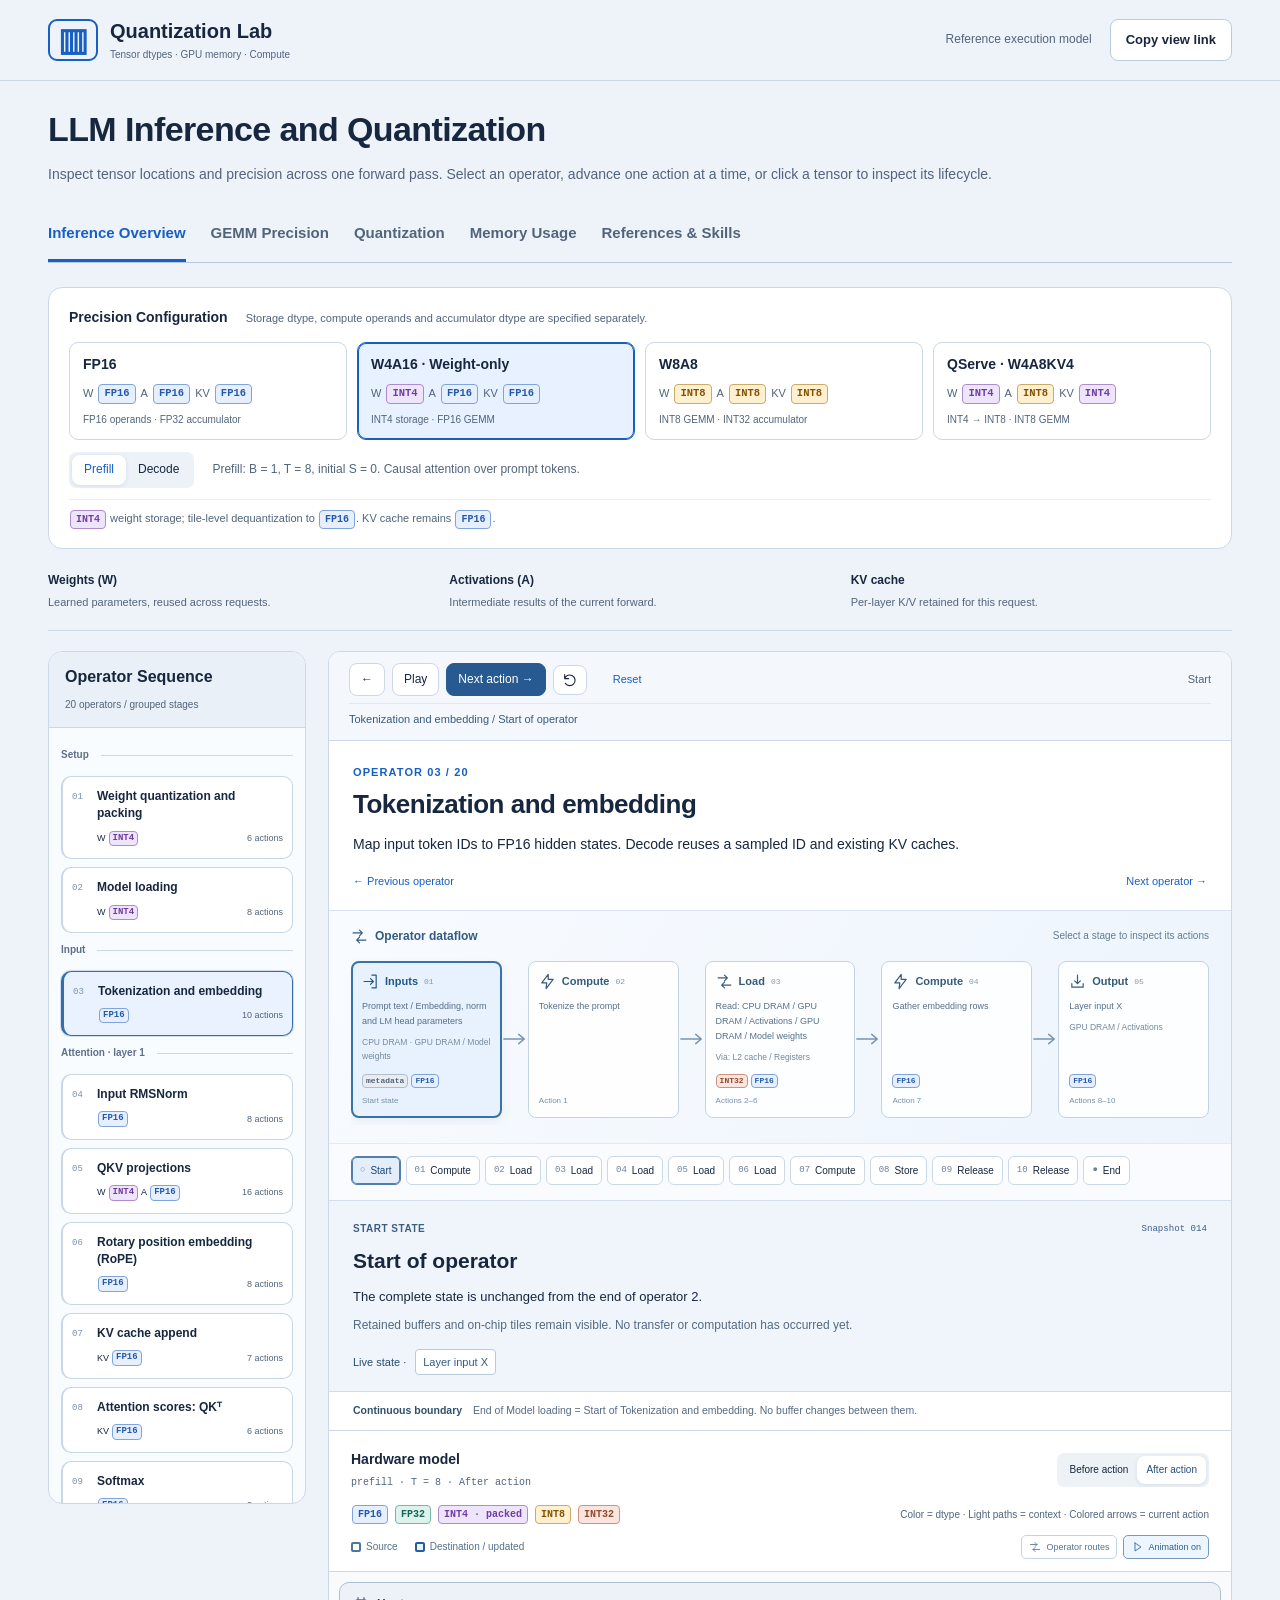
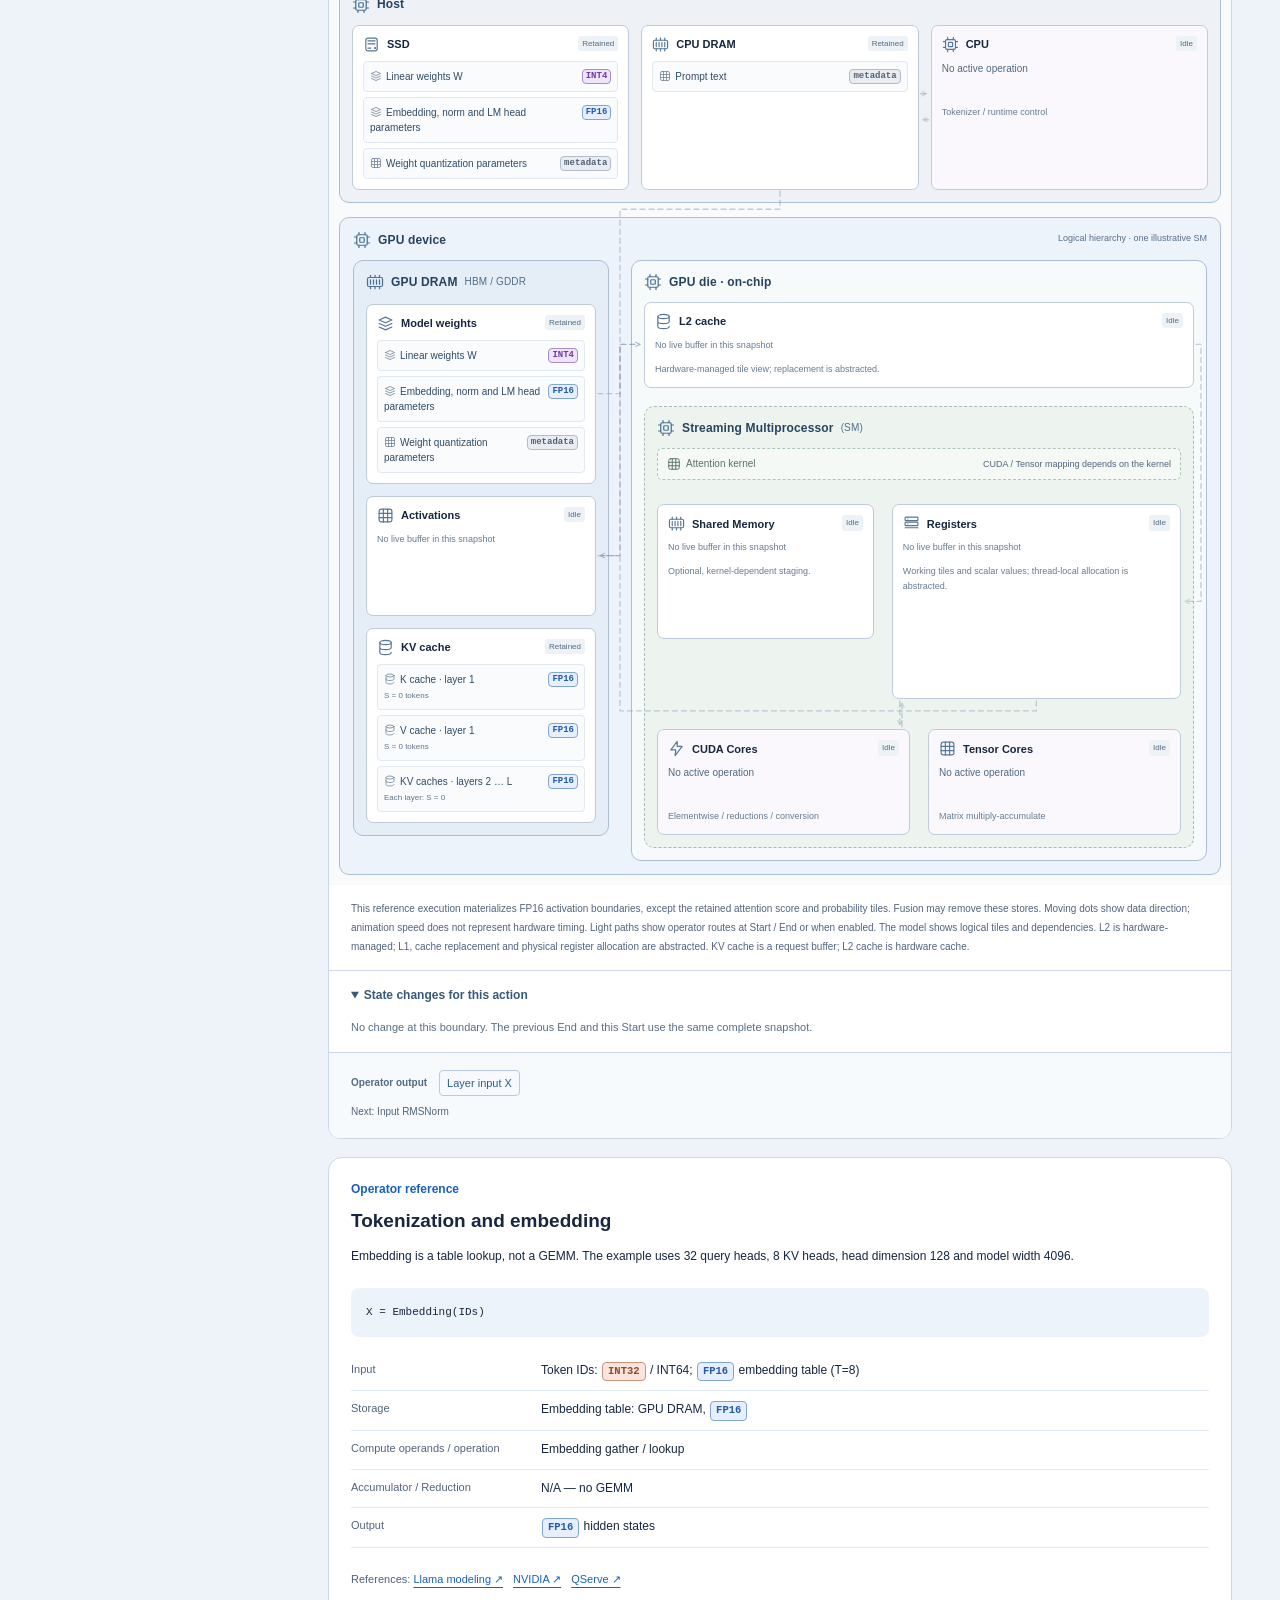
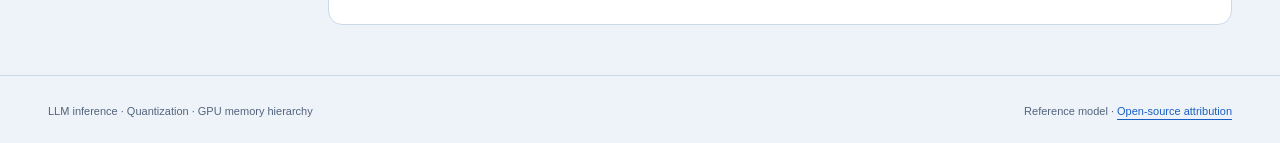
<file: quantization-lab/index.html>
<!doctype html>
<html lang="en">
<head>
<meta charset="utf-8"><meta name="viewport" content="width=device-width,initial-scale=1">
<meta name="description" content="LLM inference operators, tensor dtypes, GPU memory hierarchy and quantization. An interactive reference model.">
<meta name="theme-color" content="#eef3f9"><meta name="quantization-lab-build" content="20261026i">
<title>Quantization Lab · LLM Inference and Quantization</title>
<link rel="stylesheet" href="style.f441765c6c.css">
<script src="model.ba1b070265.js" defer></script><script src="hardware-model.b4c971d85c.js" defer></script><script src="hardware-view.50ad1fdf4e.js" defer></script><script src="execution-model.ee287ce2a7.js" defer></script><script src="motion-view.c6fb70abf7.js" defer></script><script src="execution-view.087427d7d9.js" defer></script><script src="app.e868d094f0.js" defer></script>
</head>
<body>
<a href="#main" class="skip">Skip to content</a>
<header class="top"><a class="brand" href="index.html?v=20261026i" aria-label="Quantization Lab"><span class="brand-icon" aria-hidden="true">▥</span><span>Quantization Lab<small>Tensor dtypes · GPU memory · Compute</small></span></a><div class="top-actions"><span class="check-tag">Reference execution model</span><button id="share" class="button small">Copy view link</button></div></header>
<main id="main">
<section class="intro"><h1>LLM Inference and Quantization</h1><p>Inspect tensor locations and precision across one forward pass. Select an operator, advance one action at a time, or click a tensor to inspect its lifecycle.</p></section>
<nav class="tabs" role="tablist" aria-label="Sections"><button role="tab" data-tab="trace" aria-selected="true">Inference Overview</button><button role="tab" data-tab="gemm">GEMM Precision</button><button role="tab" data-tab="numbers">Quantization</button><button role="tab" data-tab="memory">Memory Usage</button><button role="tab" data-tab="sources">References &amp; Skills</button></nav>
<section class="config" aria-label="Precision configuration"><div class="config-title"><strong>Precision Configuration</strong><span>Storage dtype, compute operands and accumulator dtype are specified separately.</span></div><div class="recipes" id="recipes"></div><div class="phase-line"><div class="segmented" aria-label="Inference phase"><button data-phase="prefill">Prefill</button><button data-phase="decode">Decode</button></div><p id="phase-copy"></p></div><p id="recipe-caveat" class="config-note"></p></section>
<section id="view-trace" class="view" role="tabpanel">
<div class="overview-definitions"><span><strong>Weights (W)</strong> Learned parameters, reused across requests.</span><span><strong>Activations (A)</strong> Intermediate results of the current forward.</span><span><strong>KV cache</strong> Per-layer K/V retained for this request.</span></div>
<div class="trace-layout">
<aside class="flow-shell"><div class="flow-header"><h2>Operator Sequence</h2><span>20 operators / grouped stages</span></div><div class="flow" id="flow"></div></aside>
<div class="overview-main">
<section class="hardware-panel" aria-labelledby="hardware-heading">
<div class="transport"><button id="prev" aria-label="Previous action">←</button><button id="play" aria-pressed="false">Play</button><button id="next" aria-label="Next action">Next action →</button><button id="replay" aria-label="Replay action" title="Replay action animation"></button><button id="reset" class="restart">Reset</button><span id="progress"></span><span id="transport-current" class="transport-current"></span></div>
<div class="operator-heading"><div class="operator-number" id="operator-number"></div><h2 id="hardware-heading"></h2><p id="operator-goal"></p><div class="operator-nav"><button id="prev-operator">← Previous operator</button><button id="next-operator">Next operator →</button></div></div>
<section id="operator-dataflow" class="operator-dataflow" aria-label="Operator dataflow"></section>
<div class="action-timeline" id="action-timeline" aria-label="Action timeline"></div>
<section class="action-explanation" aria-live="polite"><div class="action-label"><span id="action-kind"></span><span id="snapshot-id" class="mono"></span></div><h3 id="action-title"></h3><p id="action-summary"></p><p id="action-why"></p><div class="action-route" id="action-route"></div></section>
<div class="continuity-note" id="continuity-note"></div>
<div class="hardware-toolbar"><div><strong>Hardware model</strong><span id="hardware-context" class="mono"></span></div><div class="snapshot-toggle" aria-label="Displayed snapshot"><button id="show-before" aria-pressed="false">Before action</button><button id="show-after" aria-pressed="true">After action</button></div></div>
<div class="precision-legend" id="precision-legend" aria-label="Dtype legend"></div>
<div class="map-instruction"><span><i class="source-symbol"></i> Source</span><span><i class="destination-symbol"></i> Destination / updated</span><div class="map-controls"><button id="routes-toggle" aria-pressed="false" title="Show all operator routes during actions; boundary views always retain the routes">Operator routes</button><button id="animation-toggle" aria-pressed="true">Animation on</button></div></div>
<div class="hardware-scroll"><div id="hardware-map"></div></div>
<p class="hardware-caption">This reference execution materializes FP16 activation boundaries, except the retained attention score and probability tiles. Fusion may remove these stores. Moving dots show data direction; animation speed does not represent hardware timing. Light paths show operator routes at Start / End or when enabled. The model shows logical tiles and dependencies. L2 is hardware-managed; L1, cache replacement and physical register allocation are abstracted. KV cache is a request buffer; L2 cache is hardware cache.</p>
<details class="state-details" open><summary>State changes for this action</summary><div id="state-changes"></div></details>
<div class="handoff" id="handoff"></div>
</section>
<section class="inspector" aria-label="Operator details"><div id="detail"></div></section>
</div></div>
<dialog id="tensor-dialog" aria-labelledby="tensor-dialog-title"><div id="tensor-inspector"></div></dialog>
</section>
<section id="view-gemm" class="view" role="tabpanel" hidden><div class="section-lead"><h2>GEMM Precision</h2><p>Reference linear projection: <code>Y = A Wᵀ</code>. Each row of W is an output channel. The selected configuration determines storage, operand and accumulator dtypes.</p></div><div id="gemm-content"></div><div class="reading-note"><strong>Tile-level Dequantization</strong><p>Optimized kernels typically load weight tiles and perform the required dtype conversions on-chip. GPU DRAM retains the compressed format. Temporary Registers and Shared Memory are reused as the kernel iterates. A later token may read weights again without reloading the checkpoint from SSD.</p></div></section>
<section id="view-numbers" class="view" role="tabpanel" hidden><div class="section-lead"><h2>Symmetric Uniform Quantization</h2><p>Adjust the bit-width and clipping range to inspect quantized values, reconstruction and error. This numerical model does not execute an LLM.</p></div><div class="lab-grid"><div class="lab-controls"><label>Integer bit-width<select id="bits"><option value="4">INT4 · 4 bit</option><option value="8">INT8 · 8 bit</option></select></label><label>Clipping range R<output id="range-value">3.00</output><input type="range" id="clip" min="0.5" max="4" step="0.05" value="3"></label><div id="quant-formula"></div><p class="muted">Reference quantizer: z = 0, q ∈ [−qmax, qmax], round-to-nearest, ties-to-even. The INT4 example uses [−7, 7]: 15 values out of 16 possible bit patterns. Other quantizers may use [−8, 7], asymmetric quantization or a non-uniform codebook.</p></div><div class="chart-panel"><div class="chart-key"><span>● Input x</span><span id="reconstruction-key">◆ Reconstruction x̂</span><span class="kv-text">Clipping boundaries</span></div><svg id="quant-chart" viewBox="0 0 680 300" role="img" aria-label="Quantization reconstruction"></svg><div id="quant-stats" class="stats-row"></div></div></div><div class="table-scroll"><table class="data-table" id="quant-table"></table></div><div class="dot-lab"><h3>INT8 Dot Product</h3><p>Each vector uses one scale. Compute the integer dot product, then rescale the result.</p><div id="dot-example"></div></div></section>
<section id="view-memory" class="view" role="tabpanel" hidden><div class="section-lead"><h2>Memory Usage</h2><p>Compare weight and KV payloads for the same model dimensions. These estimates exclude additional runtime memory and do not predict latency.</p></div><div class="memory-controls"><label>Quantized linear parameters Pq (billion)<input id="params" type="number" value="7" min="0.1" max="1000" step="0.1"></label><label>Batch size B<input id="batch" type="number" value="1" min="1" max="128"></label><label>Layers L<input id="layers" type="number" value="32" min="1" max="200"></label><label>KV heads Hkv<input id="heads" type="number" value="8" min="1" max="128"></label><label>Head dimension d<input id="head-dim" type="number" value="128" min="8" max="512" step="8"></label><label>KV sequence length S<output id="context-value"></output><input id="context" type="range" value="2048" min="128" max="32768" step="128"></label></div><div id="memory-results"></div><div class="reading-note"><strong>Additional Runtime Memory</strong><p>Additional memory includes quantization scales, zero-points, alignment, padding, high-precision embedding / LM-head / norm parameters, activations, workspace, allocator state, CUDA graphs and any high-precision KV residual buffer.</p><p>Example: one 2-byte scale per 128 W4 values adds about 104 MiB for 7 billion values. Real formats may also require zero-points or progressive-quantization parameters.</p></div></section>
<section id="view-sources" class="view" role="tabpanel" hidden><div class="section-lead"><h2>References & Skill Selection</h2><p>Primary technical sources define dtypes and dataflow. Open-source skills inform diagram layout and interface design. The report explains the selection and modeling assumptions.</p></div><div id="research-content"></div><a class="button" href="research.txt" download="quantization-skill-research.md">Download research and technical notes</a><div id="reference-list"></div><div class="scope"><h3>Model Assumptions</h3><p>One discrete NVIDIA GPU; the model fits in GPU DRAM. No offloading, distributed inference or prefix caching. Llama-style pre-norm, RoPE, SwiGLU and GQA. Activation / residual boundaries are FP16. Norm / softmax reductions and floating-point GEMM accumulators use FP32 in this reference path.</p><p>L2 is outside the SM; Shared Memory and Registers are inside it. Shared-memory staging and attention execution-unit mapping depend on the kernel. The hardware model is a logical reference, not a profiler trace or chip floorplan. The remaining layer stack is an explicitly collapsed stage.</p><p>Checkpoint conversion is illustrated as offline CPU preparation and can also run on a GPU. Sources checked: October 26, 2026.</p></div></section>
</main><footer><span>LLM inference · Quantization · GPU memory hierarchy</span><span>Reference model · <a href="DASHMOTION-LICENSE.txt">Open-source attribution</a></span></footer><div id="toast" role="status"></div>
</body></html>
</file>
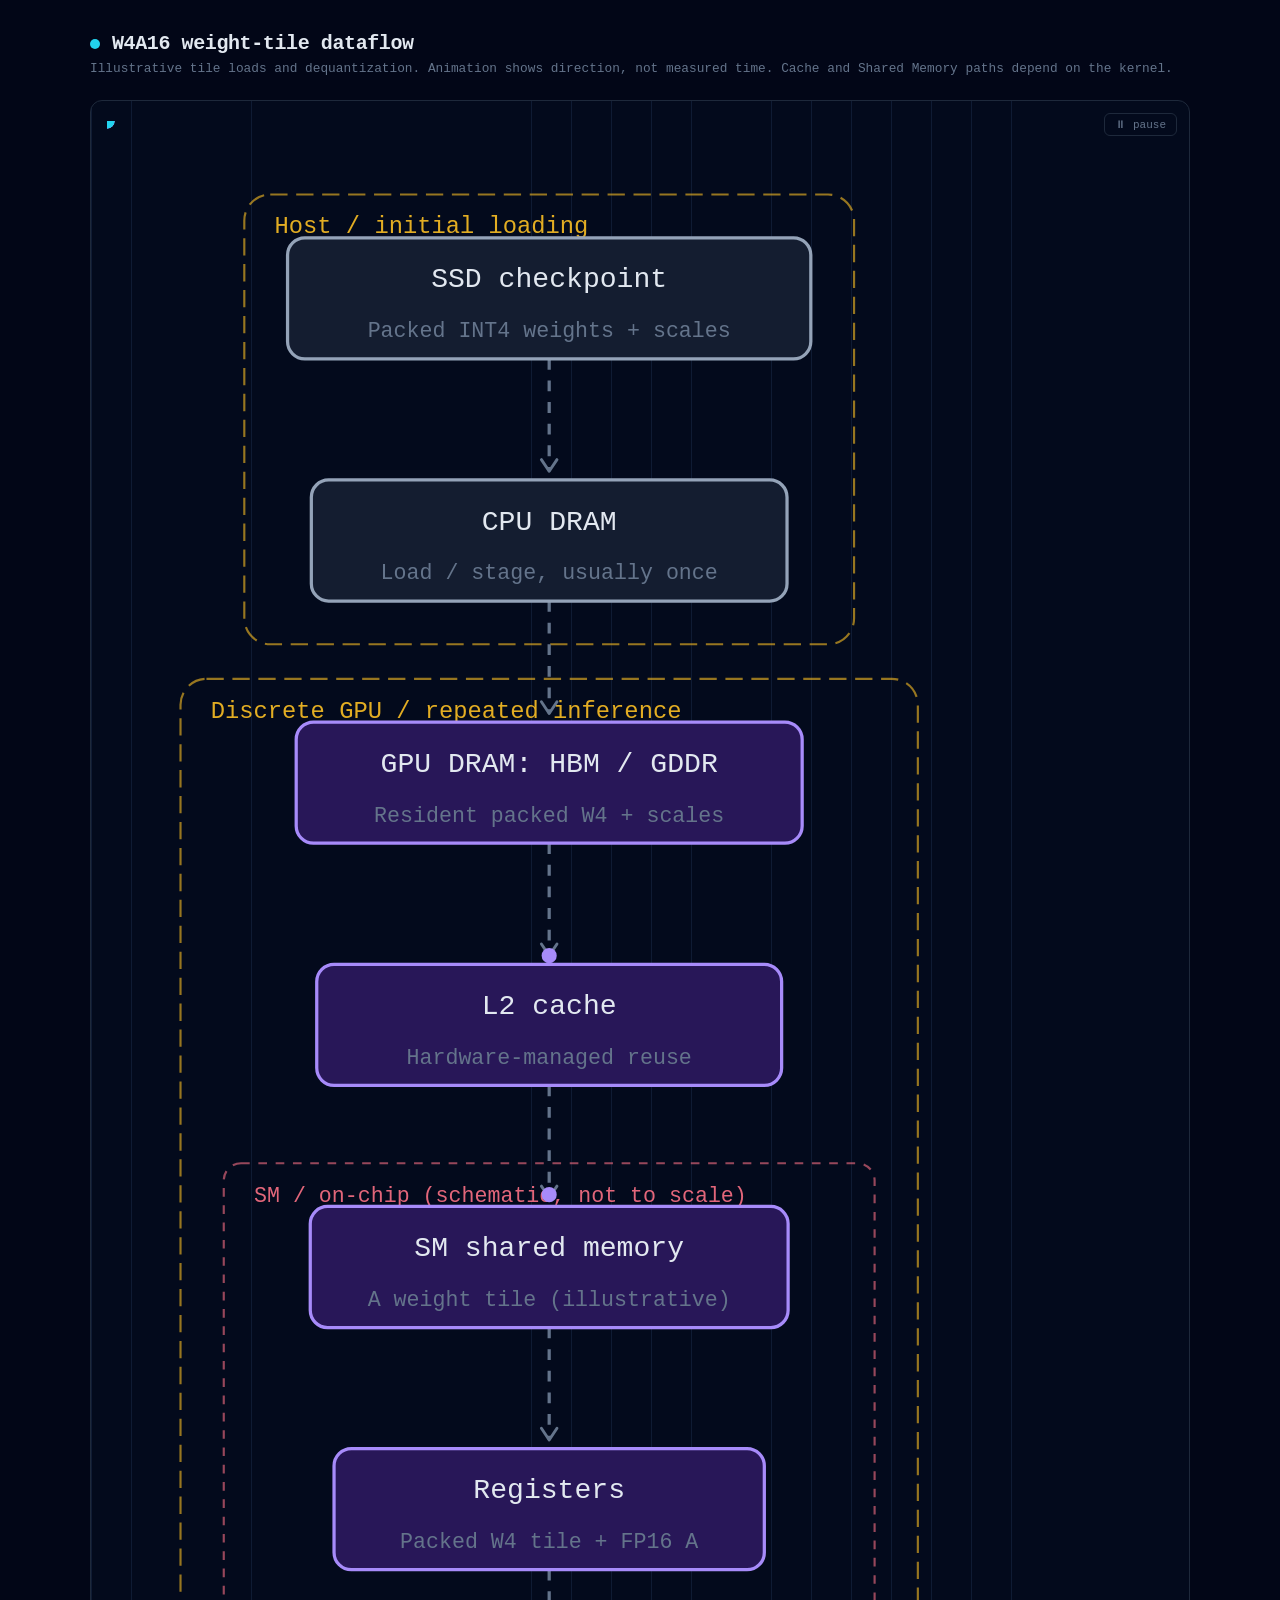
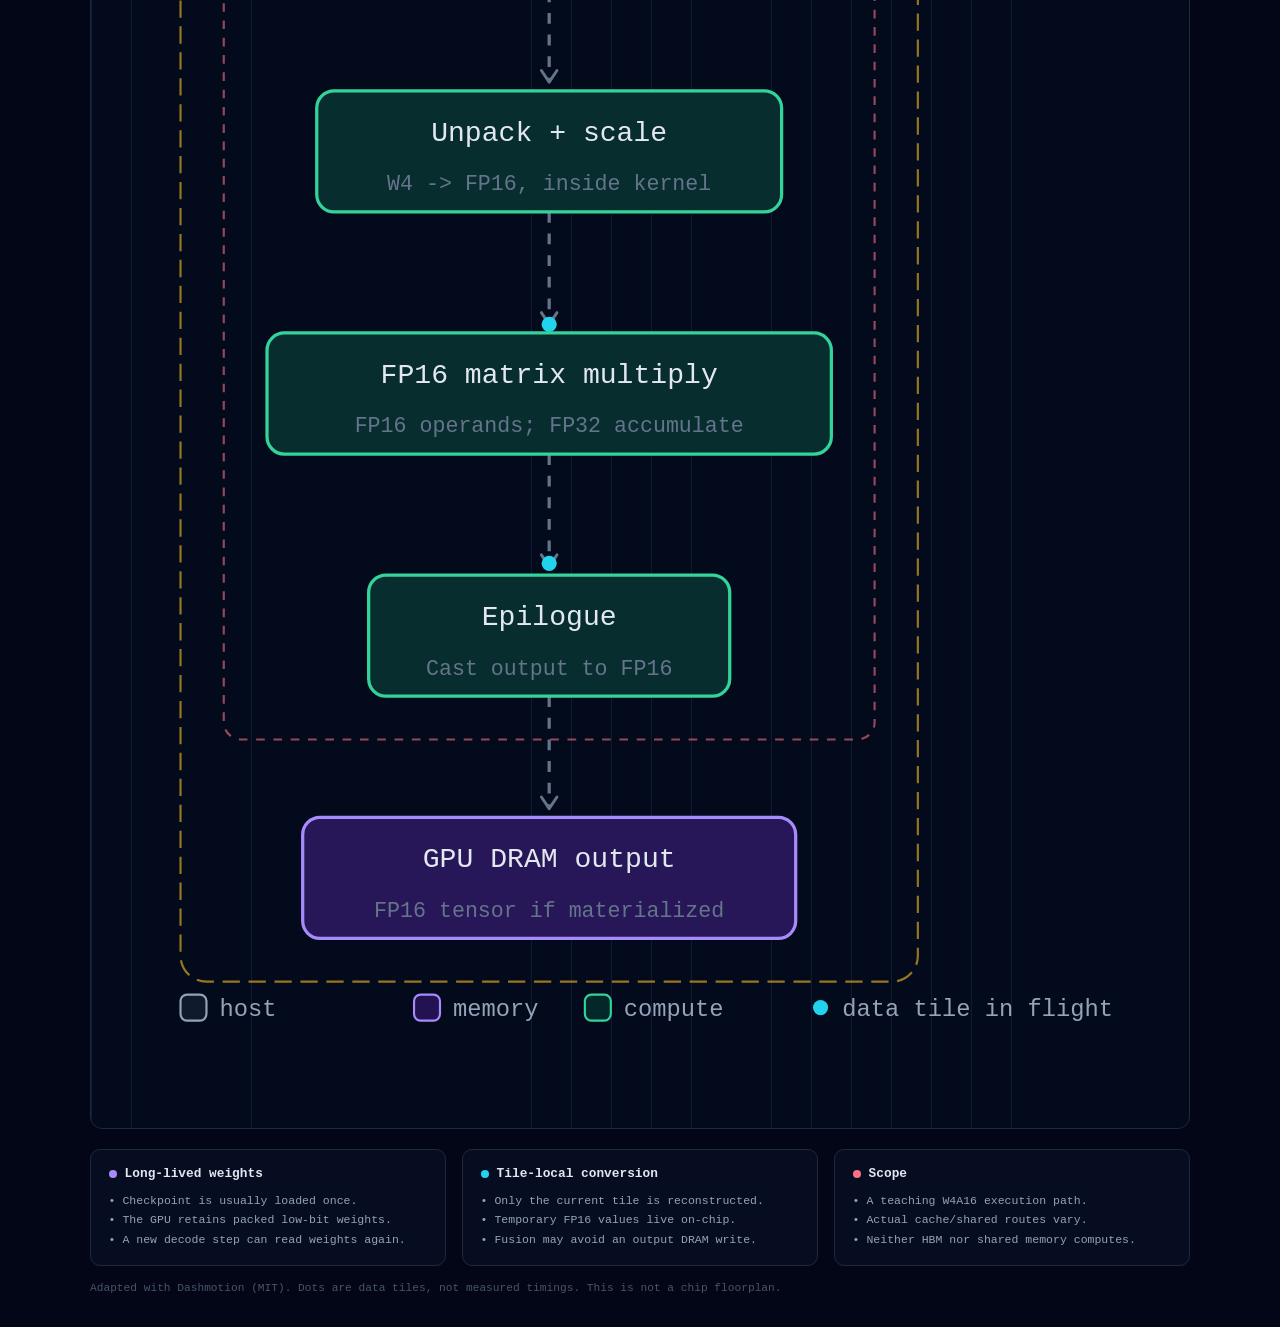
<file: quantization-lab/hardware.html>
<!DOCTYPE html>
<html lang="en">
<head>
<meta charset="UTF-8">
<meta name="viewport" content="width=device-width, initial-scale=1.0">
<title>W4A16 weight-tile dataflow — dashmotion</title>
<style>
  * { margin: 0; padding: 0; box-sizing: border-box; }
  body { font-family: 'JetBrains Mono', ui-monospace, 'SF Mono', 'Cascadia Code', Menlo, Consolas, monospace; background: #020617;
         min-height: 100vh; padding: 2rem; color: #e2e8f0; }
  .container { max-width: 1100px; margin: 0 auto; }
  .header { display: flex; align-items: center; gap: 12px; margin-bottom: 0.4rem; }
  .pulse-dot { width: 10px; height: 10px; border-radius: 50%; background: #22d3ee; }
  h1 { font-size: 1.25rem; font-weight: 600; letter-spacing: -0.02em; }
  .subtitle { color: #64748b; font-size: 0.8rem; margin-bottom: 1.5rem; }
  .diagram-card { border: 1px solid #1e293b; border-radius: 12px; position: relative;
    background: repeating-linear-gradient(0deg, #0f1b33 0 0.5px, transparent 0.5px 40px),
      repeating-linear-gradient(90deg, #0f1b33 0 0.5px, transparent 0.5px 40px), #030a1c;
    padding: 1.25rem 1rem; }
  .pause-btn { position: absolute; top: 12px; right: 12px; z-index: 2; background: transparent;
    border: 1px solid #1e293b; color: #64748b; border-radius: 6px; padding: 4px 10px;
    font: inherit; font-size: 11px; cursor: pointer; }
  .pause-btn:hover { color: #e2e8f0; border-color: #334155; }
  .footer { color: #475569; font-size: 0.7rem; margin-top: 1rem; }
  .flow { stroke-dasharray: 5 5; }
  .flow-async { stroke-dasharray: 2 4; }
  .flow-auth { stroke-dasharray: 4 4; }
  @media (prefers-reduced-motion: no-preference) {
    .flow { animation: dashmove 0.75s linear infinite; }
    .flow-async { animation: dashasync 0.9s linear infinite; }
    .flow-auth { animation: dashauth 1.2s linear infinite; }
    .pulse-dot { animation: pulse 2s ease-in-out infinite; }
  }
  @keyframes dashmove { to { stroke-dashoffset: -10; } }
  @keyframes dashasync { to { stroke-dashoffset: -12; } }
  @keyframes dashauth { to { stroke-dashoffset: -8; } }
  @keyframes pulse { 0%, 100% { opacity: 1; } 50% { opacity: 0.4; } }
  body.paused .flow, body.paused .flow-async, body.paused .flow-auth,
  body.paused .pulse-dot { animation-play-state: paused; }

  .cards { display: grid; grid-template-columns: repeat(auto-fit, minmax(240px, 1fr));
    gap: 1rem; margin-top: 1.25rem; }
  .card { border: 1px solid #1e293b; border-radius: 10px; background: #060d20; padding: 1rem 1.1rem; }
  .card-header { display: flex; align-items: center; gap: 8px; margin-bottom: 0.6rem; }
  .card-dot { width: 8px; height: 8px; border-radius: 50%; }
  .card-dot.cyan { background: #22d3ee; } .card-dot.violet { background: #a78bfa; }
  .card-dot.rose { background: #fb7185; }
  .card h3 { font-size: 0.8rem; font-weight: 600; }
  .card ul { list-style: none; } .card li { font-size: 0.72rem; color: #94a3b8; line-height: 1.7; }
</style>
</head>
<body>
<div class="container">
  <div class="header"><div class="pulse-dot"></div><h1>W4A16 weight-tile dataflow</h1></div>
  <p class="subtitle">Illustrative tile loads and dequantization. Animation shows direction, not measured time. Cache and Shared Memory paths depend on the kernel.</p>
  <div class="diagram-card">
    <button class="pause-btn" id="pauseBtn" aria-pressed="false">⏸ pause</button>
    <svg id="flowsvg" width="100%" viewBox="0 0 493 1194" role="img" aria-roledescription="architecture diagram" aria-labelledby="flowsvg-title" aria-describedby="flowsvg-desc"><title id="flowsvg-title">W4A16 weight-tile dataflow animated diagram</title><desc id="flowsvg-desc">Top-down architecture diagram; dashed connectors animate in the direction of flow and dots ride the main paths.</desc><defs><marker id="arrow" viewBox="0 0 10 10" refX="8" refY="5" markerWidth="6" markerHeight="6" orient="auto-start-reverse"><path d="M2 1L8 5L2 9" fill="none" stroke="context-stroke" stroke-width="1.5" stroke-linecap="round" stroke-linejoin="round"/></marker></defs><rect x="63.5" y="34" width="282" height="208" rx="12" fill="none" stroke="#fbbf24" stroke-width="1" stroke-dasharray="8 4" opacity="0.6" data-grp-id="host"/><text x="77.5" y="52" fill="#fbbf24" font-size="11" opacity="0.9">Host / initial loading</text><rect x="34" y="258" width="341" height="880" rx="12" fill="none" stroke="#fbbf24" stroke-width="1" stroke-dasharray="8 4" opacity="0.6" data-grp-id="gpu"/><text x="48" y="276" fill="#fbbf24" font-size="11" opacity="0.9">Discrete GPU / repeated inference</text><rect x="54" y="482" width="301" height="544" rx="8" fill="none" stroke="#fb7185" stroke-width="1" stroke-dasharray="4 4" opacity="0.6" data-grp-id="sm"/><text x="68" y="500" fill="#fb7185" font-size="10" opacity="0.9">SM / on-chip (schematic, not to scale)</text><g fill="none"><path class="flow" d="M204.5 110 V162" stroke="#64748b" stroke-width="1.5" opacity="1" marker-end="url(#arrow)"/><path class="flow" d="M204.5 222 V274" stroke="#64748b" stroke-width="1.5" opacity="1" marker-end="url(#arrow)"/><path class="flow" d="M204.5 334 V386" stroke="#64748b" stroke-width="1.5" opacity="1" marker-end="url(#arrow)"/><path class="flow" d="M204.5 446 V498" stroke="#64748b" stroke-width="1.5" opacity="1" marker-end="url(#arrow)"/><path class="flow" d="M204.5 558 V610" stroke="#64748b" stroke-width="1.5" opacity="1" marker-end="url(#arrow)"/><path class="flow" d="M204.5 670 V722" stroke="#64748b" stroke-width="1.5" opacity="1" marker-end="url(#arrow)"/><path class="flow" d="M204.5 782 V834" stroke="#64748b" stroke-width="1.5" opacity="1" marker-end="url(#arrow)"/><path class="flow" d="M204.5 894 V946" stroke="#64748b" stroke-width="1.5" opacity="1" marker-end="url(#arrow)"/><path class="flow" d="M204.5 1006 V1058" stroke="#64748b" stroke-width="1.5" opacity="1" marker-end="url(#arrow)"/></g><g><circle r="3.5" class="dot" fill="#a78bfa"><animateMotion id="j0_0" dur="0.6s" begin="0s;j0_3.end+0.6s" fill="freeze" path="M204.5 334 V386"/></circle><circle r="3.5" class="dot" fill="#a78bfa"><animateMotion id="j0_1" dur="0.6s" begin="j0_0.end+0.3s" fill="freeze" path="M204.5 446 V498"/></circle><circle r="3.5" class="dot" fill="#a78bfa"><animateMotion id="j0_2" dur="0.6s" begin="j0_1.end+0.3s" fill="freeze" path="M204.5 558 V610"/></circle><circle r="3.5" class="dot" fill="#a78bfa"><animateMotion id="j0_3" dur="0.6s" begin="j0_2.end+0.3s" fill="freeze" path="M204.5 670 V722"/></circle><circle r="3.5" class="dot" fill="#22d3ee"><animateMotion id="j1_0" dur="0.6s" begin="0s;j1_2.end+0.6s" fill="freeze" path="M204.5 782 V834"/></circle><circle r="3.5" class="dot" fill="#22d3ee"><animateMotion id="j1_1" dur="0.6s" begin="j1_0.end+0.3s" fill="freeze" path="M204.5 894 V946"/></circle><circle r="3.5" class="dot" fill="#22d3ee"><animateMotion id="j1_2" dur="0.6s" begin="j1_1.end+0.3s" fill="freeze" path="M204.5 1006 V1058"/></circle></g><g font-family="JetBrains Mono, ui-monospace, 'SF Mono', 'Cascadia Code', Menlo, Consolas, monospace" text-anchor="middle"><rect x="83.5" y="54" width="242" height="56" rx="8" fill="#0b1226" data-grp="host"/><rect x="83.5" y="54" width="242" height="56" rx="8" fill="rgba(30,41,59,0.5)" stroke="#94a3b8" stroke-width="1.5" data-grp="host"/><text x="204.5" y="77" fill="#e2e8f0" font-size="13" font-weight="500">SSD checkpoint</text><text x="204.5" y="100" fill="#64748b" font-size="10">Packed INT4 weights + scales</text><rect x="94.5" y="166" width="220" height="56" rx="8" fill="#0b1226" data-grp="host"/><rect x="94.5" y="166" width="220" height="56" rx="8" fill="rgba(30,41,59,0.5)" stroke="#94a3b8" stroke-width="1.5" data-grp="host"/><text x="204.5" y="189" fill="#e2e8f0" font-size="13" font-weight="500">CPU DRAM</text><text x="204.5" y="212" fill="#64748b" font-size="10">Load / stage, usually once</text><rect x="87.5" y="278" width="234" height="56" rx="8" fill="#0b1226" data-grp="gpu"/><rect x="87.5" y="278" width="234" height="56" rx="8" fill="rgba(76,29,149,0.45)" stroke="#a78bfa" stroke-width="1.5" data-grp="gpu"/><text x="204.5" y="301" fill="#e2e8f0" font-size="13" font-weight="500">GPU DRAM: HBM / GDDR</text><text x="204.5" y="324" fill="#64748b" font-size="10">Resident packed W4 + scales</text><rect x="97" y="390" width="215" height="56" rx="8" fill="#0b1226" data-grp="gpu"/><rect x="97" y="390" width="215" height="56" rx="8" fill="rgba(76,29,149,0.45)" stroke="#a78bfa" stroke-width="1.5" data-grp="gpu"/><text x="204.5" y="413" fill="#e2e8f0" font-size="13" font-weight="500">L2 cache</text><text x="204.5" y="436" fill="#64748b" font-size="10">Hardware-managed reuse</text><rect x="94" y="502" width="221" height="56" rx="8" fill="#0b1226" data-grp="gpu sm"/><rect x="94" y="502" width="221" height="56" rx="8" fill="rgba(76,29,149,0.45)" stroke="#a78bfa" stroke-width="1.5" data-grp="gpu sm"/><text x="204.5" y="525" fill="#e2e8f0" font-size="13" font-weight="500">SM shared memory</text><text x="204.5" y="548" fill="#64748b" font-size="10">A weight tile (illustrative)</text><rect x="105" y="614" width="199" height="56" rx="8" fill="#0b1226" data-grp="gpu sm"/><rect x="105" y="614" width="199" height="56" rx="8" fill="rgba(76,29,149,0.45)" stroke="#a78bfa" stroke-width="1.5" data-grp="gpu sm"/><text x="204.5" y="637" fill="#e2e8f0" font-size="13" font-weight="500">Registers</text><text x="204.5" y="660" fill="#64748b" font-size="10">Packed W4 tile + FP16 A</text><rect x="97" y="726" width="215" height="56" rx="8" fill="#0b1226" data-grp="gpu sm"/><rect x="97" y="726" width="215" height="56" rx="8" fill="rgba(6,78,59,0.45)" stroke="#34d399" stroke-width="1.5" data-grp="gpu sm"/><text x="204.5" y="749" fill="#e2e8f0" font-size="13" font-weight="500">Unpack + scale</text><text x="204.5" y="772" fill="#64748b" font-size="10">W4 -&gt; FP16, inside kernel</text><rect x="74" y="838" width="261" height="56" rx="8" fill="#0b1226" data-grp="gpu sm"/><rect x="74" y="838" width="261" height="56" rx="8" fill="rgba(6,78,59,0.45)" stroke="#34d399" stroke-width="1.5" data-grp="gpu sm"/><text x="204.5" y="861" fill="#e2e8f0" font-size="13" font-weight="500">FP16 matrix multiply</text><text x="204.5" y="884" fill="#64748b" font-size="10">FP16 operands; FP32 accumulate</text><rect x="121" y="950" width="167" height="56" rx="8" fill="#0b1226" data-grp="gpu sm"/><rect x="121" y="950" width="167" height="56" rx="8" fill="rgba(6,78,59,0.45)" stroke="#34d399" stroke-width="1.5" data-grp="gpu sm"/><text x="204.5" y="973" fill="#e2e8f0" font-size="13" font-weight="500">Epilogue</text><text x="204.5" y="996" fill="#64748b" font-size="10">Cast output to FP16</text><rect x="90.5" y="1062" width="228" height="56" rx="8" fill="#0b1226" data-grp="gpu"/><rect x="90.5" y="1062" width="228" height="56" rx="8" fill="rgba(76,29,149,0.45)" stroke="#a78bfa" stroke-width="1.5" data-grp="gpu"/><text x="204.5" y="1085" fill="#e2e8f0" font-size="13" font-weight="500">GPU DRAM output</text><text x="204.5" y="1108" fill="#64748b" font-size="10">FP16 tensor if materialized</text></g><g font-family="JetBrains Mono, ui-monospace, 'SF Mono', 'Cascadia Code', Menlo, Consolas, monospace" font-size="11"><rect x="34" y="1144" width="12" height="12" rx="3" fill="rgba(30,41,59,0.5)" stroke="#94a3b8"/><text x="52" y="1154" fill="#94a3b8" font-size="11">host</text><rect x="142" y="1144" width="12" height="12" rx="3" fill="rgba(76,29,149,0.45)" stroke="#a78bfa"/><text x="160" y="1154" fill="#94a3b8" font-size="11">memory</text><rect x="221" y="1144" width="12" height="12" rx="3" fill="rgba(6,78,59,0.45)" stroke="#34d399"/><text x="239" y="1154" fill="#94a3b8" font-size="11">compute</text><circle cx="330" cy="1150" r="3.5" fill="#22d3ee"/><text x="340" y="1154" fill="#94a3b8" font-size="11">data tile in flight</text></g></svg>
  </div>
  <div class="cards"><div class="card"><div class="card-header"><div class="card-dot violet"></div><h3>Long-lived weights</h3></div><ul><li>• Checkpoint is usually loaded once.</li><li>• The GPU retains packed low-bit weights.</li><li>• A new decode step can read weights again.</li></ul></div><div class="card"><div class="card-header"><div class="card-dot cyan"></div><h3>Tile-local conversion</h3></div><ul><li>• Only the current tile is reconstructed.</li><li>• Temporary FP16 values live on-chip.</li><li>• Fusion may avoid an output DRAM write.</li></ul></div><div class="card"><div class="card-header"><div class="card-dot rose"></div><h3>Scope</h3></div><ul><li>• A teaching W4A16 execution path.</li><li>• Actual cache/shared routes vary.</li><li>• Neither HBM nor shared memory computes.</li></ul></div></div>
  <p class="footer">Adapted with Dashmotion (MIT). Dots are data tiles, not measured timings. This is not a chip floorplan.</p>
</div>

<script>
(function () {
  var svg = document.getElementById('flowsvg');
  if (matchMedia('(prefers-reduced-motion: reduce)').matches) {
    document.querySelectorAll('.dot').forEach(function (d) { d.remove(); });
    var b = document.getElementById('pauseBtn'); if (b) b.remove(); return;
  }
  var btn = document.getElementById('pauseBtn'); var paused = false;
  btn.addEventListener('click', function () {
    paused = !paused; document.body.classList.toggle('paused', paused);
    paused ? svg.pauseAnimations() : svg.unpauseAnimations();
    btn.textContent = paused ? '▶ play' : '⏸ pause';
    btn.setAttribute('aria-pressed', String(paused));
  });
})();
</script>

</body>
</html>
</file>
<file: quantization-lab/style.f441765c6c.css>
:root{--paper:#eef3f9;--surface:#fff;--ink:#17273f;--muted:#52647c;--line:#ccd8e7;--blue:#185fc4;--blue-bg:#e8f1ff;--violet:#7138a5;--violet-bg:#f2ebfa;--orange:#a95009;--orange-bg:#fff0dd;--navy:#182e4c;--radius:14px}*{box-sizing:border-box}html{scroll-behavior:smooth}body{margin:0;background:var(--paper);color:var(--ink);font-family:-apple-system,BlinkMacSystemFont,"PingFang SC","Microsoft YaHei",sans-serif;line-height:1.65;font-size:15px}button,input,select{font:inherit}button,a,input,select{touch-action:manipulation}button{cursor:pointer}a{color:var(--blue);text-underline-offset:4px}button:focus-visible,a:focus-visible,input:focus-visible,select:focus-visible{outline:3px solid #2b73ca;outline-offset:4px}button{color:inherit}code,.mono{font-family:ui-monospace,SFMono-Regular,Menlo,monospace;font-size:.91em}code{background:#eaf0f8;padding:3px 5px;border-radius:4px}p{margin:0 0 14px}h1,h2,h3{line-height:1.25;margin:0 0 12px}h2{font-size:26px;letter-spacing:-.5px}h3{font-size:19px}small,.muted{color:var(--muted)}button{border:1px solid var(--line);background:var(--surface);border-radius:8px;padding:8px 13px}.button{display:inline-block;background:#fff;border:1px solid #bbcbe0;border-radius:8px;text-decoration:none;color:var(--ink);padding:9px 15px;font-weight:600}.small{font-size:13px}.top{max-width:1440px;margin:auto;display:flex;justify-content:space-between;align-items:center;padding:24px 48px;border-bottom:1px solid var(--line);gap:20px}.brand{text-decoration:none;color:var(--ink);font-size:20px;display:flex;align-items:center;gap:12px;line-height:1.2;font-weight:700}.brand small{font-size:11px;font-weight:400;display:block;margin-top:6px}.brand-icon{font-size:32px;color:var(--blue);padding:0 8px;border:2px solid var(--blue);border-radius:9px}.top-actions{display:flex;gap:18px;align-items:center}.check-tag{font-size:12px;color:var(--muted)}main{max-width:1440px;margin:auto;padding:0 48px}.intro{display:grid;grid-template-columns:1fr 1fr;align-items:center;gap:52px;padding:44px 0 38px}.intro h1{font-size:clamp(34px,3.3vw,52px);letter-spacing:-1.7px;line-height:1.22}.intro p{max-width:610px;font-size:16px;color:var(--muted);margin-top:18px;line-height:1.9}.weight-text{color:var(--violet)}.activation-text{color:var(--blue)}.kv-text{color:var(--orange)}.intro p span{font-weight:600;margin:0 3px}.intro-visual{display:grid;grid-template-columns:1fr 32px 1fr 32px 1fr;grid-template-rows:28px 74px 32px;text-align:center;border:1px solid #bdd0e7;border-radius:18px;padding:24px 22px;background:linear-gradient(120deg,#f9fcff,#e3edf9);box-shadow:0 12px 35px #28496d09}.intro-visual>span{font-size:12px;color:var(--muted)}.intro-visual>span:nth-of-type(1){grid-area:1/1}.intro-visual>span:nth-of-type(2){grid-area:1/3}.intro-visual>span:nth-of-type(3){grid-area:1/5}.intro-visual strong{font-size:54px;font-weight:600;letter-spacing:-2px;font-variant-numeric:tabular-nums}.intro-visual strong:nth-of-type(1){grid-area:2/1;color:var(--violet)}.intro-visual strong:nth-of-type(2){grid-area:2/3;color:var(--blue)}.intro-visual strong:nth-of-type(3){grid-area:2/5;color:var(--ink)}.intro-visual strong span{font-size:13px;margin-left:5px;letter-spacing:0}.intro-visual i{align-self:center;color:#7d93ad;font-style:normal;font-size:24px}.intro-visual i:nth-of-type(1){grid-area:2/2}.intro-visual i:nth-of-type(2){grid-area:2/4}.intro-visual small{grid-area:3/1/4/6;font-size:11px;align-self:end}.tabs{display:flex;gap:25px;border-bottom:1px solid #b9c9dd;margin-bottom:24px;overflow-x:auto;white-space:nowrap;scrollbar-width:thin}.tabs button{border:0;background:transparent;border-radius:0;padding:14px 0;border-bottom:3px solid transparent;font-weight:600;color:var(--muted)}.tabs button[aria-selected=true]{color:var(--blue);border-color:var(--blue)}.config{background:#fff;border:1px solid var(--line);border-radius:var(--radius);padding:22px 24px;margin-bottom:30px}.config-title{display:flex;align-items:center;gap:20px;margin-bottom:14px}.config-title span{font-size:12px;color:var(--muted)}.recipes{display:grid;grid-template-columns:repeat(4,1fr);gap:10px}.recipe{display:flex;flex-direction:column;align-items:start;border-radius:9px;padding:12px 14px;text-align:left;line-height:1.4}.recipe span{font-size:11px;color:var(--muted);margin-top:6px}.recipe strong{font-size:15px}.recipe[aria-pressed=true]{background:var(--blue-bg);border-color:var(--blue);box-shadow:inset 0 0 0 1px var(--blue)}.phase-line{display:flex;align-items:center;gap:18px;margin-top:18px}.segmented{display:flex;background:#edf2f8;border-radius:7px;padding:3px;flex-shrink:0}.segmented button{background:transparent;border:0;font-size:12px;padding:5px 12px}.segmented button[aria-pressed=true]{background:#fff;box-shadow:0 1px 4px #17273f1c;color:var(--blue)}.phase-line p{font-size:12px;color:var(--muted);margin:0}.config-note{font-size:12px;margin:13px 0 0;color:var(--muted);border-top:1px solid #e6edf5;padding-top:10px}.trace-heading{display:flex;justify-content:space-between;align-items:center;margin-bottom:20px;gap:20px}.trace-heading p,.section-lead p{color:var(--muted);font-size:14px;margin:0;max-width:850px}.text-link{font-size:13px;white-space:nowrap}.trace-layout{display:grid;grid-template-columns:minmax(0,1.07fr) minmax(0,1fr);gap:24px;align-items:start}.flow-shell{background:#f9fcff;border:1px solid var(--line);border-radius:var(--radius);padding:20px}.legend{display:flex;flex-wrap:wrap;gap:8px 18px;font-size:11px;margin-bottom:22px}.legend span:before{content:"";display:inline-block;width:7px;height:7px;border-radius:50%;background:currentColor;margin-right:6px}.legend-weight{color:var(--violet)}.legend-a{color:var(--blue)}.legend-kv{color:var(--orange)}.legend-control{color:#5c7088}.flow-group{margin:14px 0 9px;font-size:12px;font-weight:600;color:#5d7089;display:flex;align-items:center;gap:12px}.flow-group:after{content:"";height:1px;background:var(--line);flex:1}.flow-node{width:100%;text-align:left;border-radius:10px;position:relative;padding:13px 14px;margin-bottom:27px;background:#fff;display:grid;grid-template-columns:25px 1fr;gap:9px;line-height:1.4;border-left:3px solid var(--blue);scroll-margin-top:28px}.flow-node:after{content:"↓";position:absolute;left:50%;bottom:-25px;color:#a3b7cf;font-size:19px}.flow-node:last-child:after{display:none}.flow-node[data-kind=weight]{border-left-color:var(--violet)}.flow-node[data-kind=kv]{border-left-color:var(--orange)}.flow-node[data-kind=control]{border-left-color:#8195ad}.flow-node[aria-pressed=true]{background:#e9f2ff;border-color:var(--blue);box-shadow:0 0 0 2px #185fc429}.step-num{font-family:ui-monospace,monospace;color:#7b91ad;font-size:11px;padding-top:3px}.node-title{font-weight:650;font-size:14px}.node-en{font-size:11px;color:var(--muted);font-weight:400;margin-left:8px}.node-meta{margin-top:7px;display:flex;gap:6px;align-items:center;flex-wrap:wrap}.dtype{font-family:ui-monospace,monospace;font-size:10px;line-height:1.4;padding:2px 5px;background:#eef3fa;border-radius:4px;color:#405979}.dtype.weight{background:var(--violet-bg);color:var(--violet)}.dtype.kv{background:var(--orange-bg);color:var(--orange)}.location-tag{font-size:10px;margin-left:auto;color:#69829f}.diagram-foot{font-size:11px;color:var(--muted);margin:12px 0 2px;line-height:1.8}.inspector{position:sticky;top:18px;background:#fff;border-radius:var(--radius);border:1px solid var(--line);overflow:hidden}.transport{display:flex;gap:7px;align-items:center;background:#f5f8fc;padding:14px 18px;border-bottom:1px solid var(--line)}.transport button{font-size:12px;padding:5px 10px}.transport .restart{font-size:11px;margin-left:3px;background:transparent;border:0;color:var(--blue)}#progress{font-size:11px;color:var(--muted);margin-left:auto}.detail-body{padding:25px}.step-label{font-size:12px;color:var(--blue);font-weight:600;margin-bottom:10px}.detail-body h3{font-size:25px}.detail-subtitle{font-size:12px;color:var(--muted);margin-bottom:20px}.detail-story{font-size:14px;line-height:1.9;margin-bottom:19px}.hardware-strip{display:flex;gap:5px;align-items:stretch;margin-bottom:18px}.hw{flex:1;min-width:0;background:#f1f4f9;border:1px solid #e0e7f0;padding:8px 3px;text-align:center;border-radius:6px;font-size:10px;line-height:1.4;color:#72839b}.hw.active{color:var(--blue);background:#e7f1ff;border-color:#85afe8;font-weight:650}.hw small{display:block;font-size:8px;color:inherit;margin-top:3px}.spec-table{width:100%;border-collapse:collapse;font-size:12px;line-height:1.7;margin:14px 0 22px}.spec-table th{width:80px;font-weight:500;text-align:left;color:var(--muted);vertical-align:top}.spec-table td,.spec-table th{padding:8px 0;border-bottom:1px solid #e3ebf4}.spec-table td{padding-left:8px}.shape{display:block;font-size:11px;color:var(--muted);margin-top:3px;overflow-wrap:anywhere}.detail-insight{border-left:3px solid var(--orange);background:#fff6e9;padding:12px 14px;font-size:12px;margin:15px 0}.detail-source{font-size:11px;color:var(--muted)}.detail-source a{margin-right:10px}.equation{padding:14px 15px;background:#edf3fb;border-radius:8px;font-family:ui-monospace,monospace;font-size:12px;line-height:1.9;overflow-wrap:anywhere;margin:15px 0}.section-lead{margin:6px 0 26px}.kernel-panel{border:1px solid #bed0e6;background:#fff;border-radius:var(--radius);padding:26px;margin-bottom:24px}.kernel-panel h3{font-size:23px}.kernel-ribbon{display:grid;grid-template-columns:repeat(5,1fr);gap:22px;margin:28px 0}.kernel-box{background:#edf4ff;border:1px solid #acc7e8;border-radius:9px;padding:15px 12px;position:relative;line-height:1.5;min-height:125px}.kernel-box:after{content:"→";position:absolute;right:-19px;top:40%;color:#7086a1}.kernel-box:last-child:after{display:none}.kernel-box:first-child{background:var(--violet-bg);border-color:#cbb4dd}.kernel-box strong{display:block;font-size:14px}.kernel-box small{font-size:11px;display:block;margin-top:8px}.kernel-label{font-size:10px;color:var(--muted);margin-bottom:8px}.kernel-table{width:100%;border-collapse:collapse;font-size:13px}.kernel-table td,.kernel-table th{padding:12px 10px;text-align:left;border-bottom:1px solid #dce5ef}.kernel-table th{font-size:12px;color:var(--muted);font-weight:500}.reading-note{background:#e5edf7;border-radius:10px;padding:23px 26px;margin:24px 0;color:#354e6d;font-size:14px;line-height:1.9}.reading-note p{margin:8px 0}.reading-note a{font-size:13px}.lab-grid{display:grid;grid-template-columns:300px 1fr;gap:25px}.lab-controls{background:#fff;border:1px solid var(--line);border-radius:var(--radius);padding:24px}.lab-controls label{display:block;font-size:13px;font-weight:600;margin-bottom:24px}select,input[type=number]{display:block;margin-top:9px;background:#f8fbff;border:1px solid #bbcee6;border-radius:6px;padding:9px 10px;width:100%;color:var(--ink)}input[type=range]{width:100%;accent-color:var(--blue);margin-top:14px}output{float:right;font-family:ui-monospace,monospace;color:var(--blue);font-weight:500}.lab-controls .muted{font-size:11px;line-height:1.85}.chart-panel{background:#fff;border:1px solid var(--line);border-radius:var(--radius);padding:22px}.chart-key{display:flex;gap:18px;flex-wrap:wrap;font-size:11px;margin-bottom:20px}.chart-panel svg{width:100%;height:auto}.stats-row{display:grid;grid-template-columns:repeat(3,1fr);gap:18px;margin-top:20px;border-top:1px solid var(--line);padding-top:18px}.stats-row span{font-size:11px;color:var(--muted)}.stats-row strong{font-size:24px;display:block;color:var(--ink);font-variant-numeric:tabular-nums}.table-scroll{overflow-x:auto;margin:25px 0}.data-table{width:100%;border-collapse:collapse;background:white;font-family:ui-monospace,monospace;font-size:12px;text-align:right}.data-table td,.data-table th{padding:12px 16px;border-bottom:1px solid #d8e3f1;white-space:nowrap}.data-table th{color:var(--muted);font-weight:500;background:#e5edf7}.clipped{color:#b04e13;background:#fff3e5}.dot-lab{margin-top:34px;border-top:1px solid var(--line);padding-top:26px}.dot-lab>p{font-size:13px;color:var(--muted)}.dot-lab .equation{font-size:13px;background:white;border:1px solid #d2dfef}.memory-controls{display:grid;grid-template-columns:repeat(5,1fr);gap:20px;background:#fff;padding:24px;border:1px solid var(--line);border-radius:var(--radius);margin-bottom:25px}.memory-controls label{font-size:12px;font-weight:500;min-width:0}.memory-controls label:last-child{grid-column:1/-1}.memory-summary{display:grid;grid-template-columns:repeat(3,1fr);gap:20px;margin:25px 0}.mem-item{border-top:3px solid #849bb8;background:#fff;padding:24px 24px 18px}.mem-item:nth-child(2){border-color:var(--violet)}.mem-item:nth-child(3){border-color:var(--orange)}.mem-item strong{display:block;font-size:32px;line-height:1.4;font-variant-numeric:tabular-nums}.mem-item span{font-size:12px;color:var(--muted)}.mem-chart{background:#fff;padding:25px;border:1px solid var(--line);border-radius:var(--radius)}.bar-row{display:grid;grid-template-columns:140px 1fr 110px;gap:16px;align-items:center;margin:14px 0;font-size:12px}.bar-track{height:24px;background:#edf2f9;border-radius:5px;overflow:hidden;display:flex}.bar-w{background:#8c61b4;height:100%;min-width:1px}.bar-kv{background:#c26a20;height:100%;min-width:1px}.mem-formula{margin-top:25px;padding-top:15px;border-top:1px solid var(--line);font-size:13px}.research-table{font-size:13px;width:100%;border-collapse:collapse;background:#fff;margin-bottom:26px}.research-table th,.research-table td{text-align:left;padding:16px;border-bottom:1px solid var(--line);vertical-align:top}.research-table th{font-size:12px;color:var(--muted);background:#e5edf7}.research-table small{font-size:11px}.chosen{font-size:11px;background:var(--blue-bg);color:var(--blue);padding:3px 7px;border-radius:5px;white-space:nowrap}.references{margin-top:35px;display:grid;grid-template-columns:1fr 1fr;gap:14px 30px}.ref{border-bottom:1px solid var(--line);padding:15px 0;font-size:13px}.ref small{display:block;font-size:12px;margin-top:5px}.scope{margin-top:36px;border-left:3px solid #6a87ab;padding:4px 22px;max-width:1000px;color:var(--muted);font-size:13px}footer{margin:50px auto 0;max-width:1440px;border-top:1px solid var(--line);padding:26px 48px;display:flex;justify-content:space-between;color:var(--muted);gap:20px;font-size:11px}#toast{position:fixed;bottom:25px;left:50%;transform:translateX(-50%);background:var(--navy);border-radius:9px;color:#fff;font-size:13px;padding:12px 24px;display:none;z-index:10}.skip{position:absolute;top:-80px;background:#fff;padding:12px;z-index:99}.skip:focus{top:5px}[hidden]{display:none!important}.view{animation:none}button:disabled{opacity:.4;cursor:default}svg text{font-family:-apple-system,BlinkMacSystemFont,"PingFang SC",sans-serif}@media(min-width:1500px){.inspector{top:30px}}@media(max-width:1050px){main{padding:0 28px}.top{padding:22px 28px}.intro{gap:25px}.trace-layout{grid-template-columns:1fr 1fr;gap:15px}.detail-body{padding:20px}.transport{padding:12px 10px;gap:4px}.transport button{padding:5px 7px}.kernel-ribbon{gap:15px}.kernel-box{padding:12px 9px}.kernel-box:after{right:-14px}.memory-controls{grid-template-columns:repeat(3,1fr)}.config{padding:20px}.node-en{display:block;margin-left:0;margin-top:2px}.lab-grid{grid-template-columns:260px 1fr}}@media(max-width:760px){main{padding:0 18px}.top{padding:18px;gap:12px}.brand{font-size:16px}.brand-icon{font-size:24px;padding:0 6px}.brand small{font-size:9px}.check-tag{display:none}.top-actions{gap:0}.top-actions button{font-size:10px;padding:8px}.intro{grid-template-columns:1fr;padding:30px 0 24px;gap:20px}.intro h1{font-size:38px}.intro p{font-size:14px;line-height:1.8;margin-bottom:0}.intro-visual{max-width:none;padding:17px;grid-template-rows:23px 60px 23px}.intro-visual strong{font-size:42px}.tabs{gap:22px;margin-bottom:18px}.tabs button{font-size:13px;padding:11px 0}.config{padding:17px}.config-title{display:block}.config-title span{display:block;font-size:11px;margin-top:4px}.recipes{grid-template-columns:1fr 1fr;gap:8px}.recipe{padding:10px}.recipe strong{font-size:12px}.recipe span{font-size:10px}.phase-line{align-items:start;gap:10px}.phase-line p{font-size:11px}.config-note{font-size:11px}.trace-heading{align-items:start;display:block}.trace-heading h2,.section-lead h2{font-size:24px}.trace-heading p{font-size:12px}.trace-heading a{font-size:12px;display:inline-block;margin-top:9px}.trace-layout{display:flex;flex-direction:column-reverse;gap:18px}.inspector{position:static;width:100%}.flow-shell{width:100%;padding:16px}.detail-body{padding:20px}.detail-body h3{font-size:23px}.detail-story{font-size:13px}.spec-table{font-size:12px}.detail-insight{font-size:12px}.transport{padding:12px 14px;position:sticky;top:0}.kernel-panel{padding:18px}.kernel-ribbon{display:flex;flex-direction:column;gap:20px}.kernel-box{min-height:0;padding:12px 16px}.kernel-box:after{content:"↓";top:auto;bottom:-22px;right:50%;font-size:17px}.kernel-box small{margin-top:4px}.kernel-table{font-size:12px}.kernel-table th,.kernel-table td{padding:10px 5px}.reading-note{padding:18px;font-size:13px}.lab-grid{grid-template-columns:1fr;gap:18px}.lab-controls{padding:20px}.lab-controls label{margin-bottom:18px}.chart-panel{padding:14px}.stats-row{gap:8px}.stats-row strong{font-size:21px}.chart-key{font-size:10px;gap:12px}.data-table{font-size:11px}.data-table td,.data-table th{padding:10px}.memory-controls{grid-template-columns:1fr 1fr;padding:18px;gap:16px}.memory-summary{gap:9px}.mem-item{padding:16px 10px}.mem-item strong{font-size:21px}.mem-item span{font-size:10px}.bar-row{grid-template-columns:80px 1fr 75px;gap:8px;font-size:10px}.mem-chart{padding:15px}.research-table{min-width:650px}.references{grid-template-columns:1fr}.scope{padding-left:14px}.location-tag{margin-left:0}.node-title{font-size:13px}.node-en{display:inline;font-size:10px;margin-left:5px}footer{padding:23px 18px;display:block;font-size:10px}footer span{display:block;margin-bottom:7px}}@media(prefers-reduced-motion:reduce){html{scroll-behavior:auto}*,*:before,*:after{animation:none!important;transition:none!important}}

.glossary{display:grid;grid-template-columns:repeat(3,1fr);gap:30px;border-bottom:1px solid var(--line);padding:0 0 25px;margin-bottom:27px}.glossary strong{font-size:14px}.glossary p{font-size:12px;line-height:1.85;color:var(--muted);margin:7px 0 0}@media(max-width:760px){.glossary{grid-template-columns:1fr;gap:16px}.glossary p{margin-top:4px}}


/* Integrated operator-level hardware model */
.intro{display:block;padding:27px 0 20px}.intro h1{font-size:32px;letter-spacing:-.6px;line-height:1.25}.intro p{font-size:14px;max-width:none;margin:12px 0 0;line-height:1.7}.top{padding-top:19px;padding-bottom:19px}.brand small{font-size:10px}
.config{padding:18px 20px;margin-bottom:22px}.config-title{margin-bottom:12px}.config-title strong{font-size:14px}.config-title span{font-size:11px}.recipe{gap:0;padding:12px 13px}.recipe strong{font-size:14px}.recipe .recipe-formats{display:flex;align-items:center;flex-wrap:wrap;gap:4px;margin-top:9px;font-size:11px}.recipe .recipe-note{display:block;margin-top:8px;font-size:10px}.recipe .dtype,.dtype{display:inline-flex;align-items:center;vertical-align:baseline;white-space:nowrap;font-family:ui-monospace,SFMono-Regular,Menlo,monospace;font-size:10.5px;font-weight:600;line-height:1.5;padding:1px 5px;border-radius:4px;background:var(--dtype-fill,#e6efff);color:var(--dtype-ink,#2459aa);border:1px solid var(--dtype-stroke,#7fa4da);margin:1px 1px}
.dtype-fp16{--dtype-fill:#e6efff;--dtype-ink:#2459aa;--dtype-stroke:#7fa4da}.dtype-fp32{--dtype-fill:#ddf2ec;--dtype-ink:#156553;--dtype-stroke:#77b7a5}.dtype-int4{--dtype-fill:#eee4fb;--dtype-ink:#703da2;--dtype-stroke:#ad8bcf}.dtype-int8{--dtype-fill:#fff0d2;--dtype-ink:#875200;--dtype-stroke:#cdab63}.dtype-int32{--dtype-fill:#fae5de;--dtype-ink:#91492f;--dtype-stroke:#cf927e}.dtype-meta{--dtype-fill:#e9edf2;--dtype-ink:#526176;--dtype-stroke:#b0bccb}
.config-note{font-size:11px;line-height:1.7;margin-top:11px;padding-top:9px}.config-note .dtype{font-size:10px}.phase-line{margin-top:12px}.overview-definitions{display:grid;grid-template-columns:repeat(3,1fr);gap:20px;padding-bottom:18px;margin-bottom:20px;border-bottom:1px solid var(--line);font-size:11px;color:var(--muted)}.overview-definitions strong{display:block;color:var(--ink);font-size:12px;margin-bottom:3px}
.trace-layout{display:grid;grid-template-columns:282px minmax(0,1fr);gap:20px;align-items:start}.flow-shell{padding:0;background:#f9fcff;position:sticky;top:16px;overflow:hidden}.flow-header{padding:15px 16px 12px;border-bottom:1px solid var(--line);background:#eaf0f7}.flow-header h2{font-size:16px;letter-spacing:0;margin:0 0 4px}.flow-header>span{font-size:10px;color:var(--muted)}.flow{position:relative;overflow-y:auto;overscroll-behavior:contain;max-height:calc(100vh - 145px);min-height:400px;padding:10px 12px;scrollbar-width:thin}.flow-group{font-size:10px;margin:9px 0 12px}.flow-node{grid-template-columns:18px minmax(0,1fr);gap:7px;padding:11px 9px;margin-bottom:8px;border:1px solid #c8d6e6;border-left-width:2px;box-shadow:none;line-height:1.45;background:#fff;scroll-margin:5px}.flow-node[data-kind=weight],.flow-node[data-kind=kv],.flow-node[data-kind=control]{border-left-color:#8da1bb}.flow-node:after{display:none}.flow-node[aria-pressed=true]{border:1px solid #366cae;border-left:3px solid #366cae;background:#eaf2ff;box-shadow:0 0 0 1px #366cae33}.node-title{display:block;font-size:12px;font-weight:650;overflow-wrap:anywhere}.flow-node .node-en{display:block;font-size:10px;line-height:1.5;margin:4px 0 0;color:#5f738c}.node-meta{display:flex;flex-wrap:wrap;gap:2px;align-items:center;margin-top:7px;font-size:9px}.node-meta .dtype{font-size:9px;padding:0 3px}.step-num{font-size:9px}.flow-location{display:block;font-size:9px;color:#657b97;margin-top:6px}.overview-main{min-width:0}.hardware-panel{background:white;border:1px solid var(--line);border-radius:12px;overflow:hidden}.hardware-heading{display:flex;justify-content:space-between;gap:15px;align-items:center;padding:18px 20px 10px}.hardware-heading h2{font-size:17px;margin-bottom:8px;letter-spacing:0}#hardware-operator strong{display:inline;font-size:14px;font-weight:550}#hardware-operator span{font-size:11px;margin-left:10px;color:var(--muted)}#hardware-context{font-size:10px;color:var(--muted);white-space:nowrap;align-self:start;margin-top:4px}.transport{padding:10px 15px}.transport .restart{margin-left:8px}.transport button{font-size:11px}.precision-legend{display:flex;align-items:center;flex-wrap:wrap;gap:6px;padding:0 20px 12px}.precision-legend .dtype{font-size:10px}.legend-note{font-size:10px;color:var(--muted);margin-left:auto}.hardware-scroll{width:100%;overflow-x:auto;overscroll-behavior-x:contain;border-top:1px solid #dfe7f0;background:#fafcfe}.hardware-svg{width:100%;min-width:760px;height:auto;display:block}.hardware-caption{font-size:10.5px;line-height:1.9;color:var(--muted);padding:11px 20px 13px;margin:0;border-bottom:1px solid var(--line)}.hardware-svg .host-region{fill:#f0f3f7;stroke:#aebed0}.hardware-svg .gpu-region{fill:#eef4fb;stroke:#829ab8;stroke-width:1.5}.hardware-svg .dram-region{fill:#e7eff9;stroke:#b2c4db}.hardware-svg .die-region{fill:#f8fbfc;stroke:#b3c5cb}.hardware-svg .sm-region{fill:#eef5f2;stroke:#a3bcb1;stroke-dasharray:6 4}.hardware-svg .sm-region.active{stroke:#4c7667;stroke-width:2;stroke-dasharray:none}.hardware-svg text{font-family:-apple-system,BlinkMacSystemFont,"Segoe UI",sans-serif}.region-title{fill:#294562;font-size:14px;font-weight:650}.region-note{fill:#5a718c;font-size:11px}.hw-node .node-frame{fill:#fff;stroke:#b6c6d6;stroke-width:1.2}.hw-node.compute-node .node-frame{fill:#f8f5fb}.hw-node.active .node-frame{stroke:#375e84;stroke-width:2}.hw-node.state-write .node-frame,.hw-node.state-append .node-frame,.hw-node.state-optional-write .node-frame{stroke-width:2.8}.hw-node.state-dependent .node-frame{stroke:#9caeba;stroke-dasharray:5 3}.hw-node.state-idle .node-frame{fill:#f6f9fc;stroke:#c3ceda}.hw-node-title{font-size:14px;font-weight:650;fill:#243e59}.hw-data-label{font-size:12.5px;fill:#2e4660}.hw-dtype-label{font:600 11.5px ui-monospace,SFMono-Regular,Menlo,monospace!important}.hw-dtype{stroke-width:.8}.hw-node-note{font-size:10.5px;fill:#5a6e86}.node-status-bg{fill:#e9eef4;stroke:none}.node-status{font-size:9.5px;fill:#455e79}.hw-node.active .node-status-bg{fill:#dce7f2}.hw-node.active .node-status{fill:#274e75;font-weight:600}.hw-connection{opacity:.15}.hw-connection.active{opacity:1}.attention-mapping rect{fill:#e6eef5;stroke:#9cafc2}.attention-mapping text{font-size:11.5px;fill:#2b4b67}.event-heading{display:flex;gap:15px;justify-content:space-between;padding:13px 20px 10px;font-size:12px}.event-heading>span{font-size:10px;color:var(--muted)}.hardware-events{padding:0 20px 16px}.hardware-event{display:grid;grid-template-columns:62px 190px minmax(0,1fr);gap:12px;font-size:11px;align-items:start;padding:8px 0;border-bottom:1px solid #e6edf5}.hardware-event:last-child{border:0}.event-action{font-weight:650;color:#2e4c6b}.event-location{font-family:ui-monospace,SFMono-Regular,Menlo,monospace;font-size:10px;color:#435d79}.event-tensor{line-height:1.9}.event-tensor small{display:block;color:var(--muted);font-size:10px}.event-tensor .dtype{font-size:9.5px}.inspector{position:static;margin-top:18px;overflow:hidden}.detail-body{padding:22px}.detail-body h3{font-size:20px;letter-spacing:0}.detail-story{font-size:13px;line-height:1.95}.detail-story .dtype,.detail-insight .dtype{font-size:10px}.spec-table{font-size:12px;line-height:1.8}.spec-table th{width:175px;font-size:11px}.spec-table td{padding-left:15px}.detail-insight{border-color:#6a85a7;background:#edf3fa;font-size:12px}.location-pill{display:inline-block;font-family:ui-monospace,SFMono-Regular,Menlo,monospace;font-size:10px;border:1px solid #bacbde;border-radius:4px;background:#f0f5fb;padding:2px 5px;margin:2px 3px 2px 0}.location-shared,.location-registers,.location-sm{background:#eef5f2;border-color:#afc7ba}.location-cuda,.location-tensor{background:#f5f0f9;border-color:#c4b4d4}.location-cpu,.location-host,.location-ssd{background:#edf0f4;border-color:#bbc6d3}.kernel-label{font-size:11px;font-weight:600}.kernel-box:first-child{background:#f6f9fd;border-color:#acc7e8}.kernel-box strong{line-height:2;font-size:13px}.kernel-box small{font-size:11px}.kernel-table .dtype{font-size:10px}.section-lead h2{font-size:25px}.references .ref{min-width:0}.ref small{line-height:1.8}.lab-controls .muted{line-height:1.9}
@media(min-width:1600px){.trace-layout{grid-template-columns:310px minmax(0,1fr)}}@media(max-width:1100px){.trace-layout{grid-template-columns:245px minmax(0,1fr);gap:14px}.hardware-heading{padding:15px}.precision-legend{padding:0 15px 10px}#hardware-context{display:none}.hardware-event{grid-template-columns:52px 150px minmax(0,1fr);gap:8px}.flow-header{padding:13px}.node-title{font-size:11px}.flow{padding:8px}.hardware-events{padding:0 15px 12px}}@media(max-width:760px){.intro{padding:22px 0 18px}.intro h1{font-size:26px;letter-spacing:-.4px}.intro p{font-size:12px}.config{padding:15px}.config-title span{font-size:10px;margin-top:4px}.recipe strong{font-size:11px}.recipe .recipe-note{font-size:9px}.recipe .recipe-formats{font-size:9px;gap:3px;margin-top:6px}.recipe .dtype{font-size:8px;padding:0 3px}.config-note{font-size:10px}.phase-line p{font-size:10px}.overview-definitions{grid-template-columns:1fr;gap:8px;font-size:10px}.overview-definitions strong{display:inline;font-size:11px;margin-right:7px}.trace-layout{display:grid;grid-template-columns:minmax(0,1fr);gap:16px}.flow-shell{position:static;width:100%;order:0}.flow-header{display:flex;align-items:center;justify-content:space-between;padding:12px}.flow-header h2{font-size:14px;margin:0}.flow{min-height:0;max-height:265px;padding:8px 12px}.flow-node{padding:10px;grid-template-columns:20px minmax(0,1fr);margin-bottom:7px}.node-title{font-size:12px}.flow-node .node-en{font-size:10px;margin-top:2px}.flow-node .node-meta{margin-top:5px}.flow-node .flow-location{display:none}.overview-main{order:1}.hardware-panel{width:100%}.hardware-heading{display:block;padding:15px 12px 10px}.hardware-heading h2{font-size:16px}#hardware-operator strong{font-size:12px}#hardware-operator span{display:block;margin:3px 0 0;font-size:10px}.precision-legend{gap:5px;padding:0 12px 10px}.precision-legend .dtype{font-size:9px}.legend-note{margin-left:0;width:100%;font-size:9px;margin-top:4px}.hardware-svg{min-width:870px}.hardware-caption{padding:10px 12px;font-size:10px}.event-heading{padding:12px;font-size:11px}.event-heading>span{display:none}.hardware-events{padding:0 12px 12px}.hardware-event{grid-template-columns:52px minmax(0,1fr);gap:3px 8px;font-size:10px}.event-location{font-size:9px}.event-tensor{grid-column:2;overflow-wrap:anywhere}.detail-body{padding:18px}.detail-body h3{font-size:19px}.spec-table th{width:105px;font-size:10px;overflow-wrap:anywhere}.spec-table td{padding-left:10px;font-size:11px}.detail-story{font-size:12px}.dtype{font-size:10px}.tabs button{font-size:12px}.recipe .dtype{font-size:8px}.chart-panel #quant-chart text{font-size:15px}.memory-controls label{font-size:11px}.top .brand small{font-size:8px}}
@media(prefers-reduced-motion:no-preference){.hw-node.active .hw-data.updated .hw-dtype{animation:hw-update 650ms ease-out 1}@keyframes hw-update{from{stroke-width:3}to{stroke-width:.8}}}


#memory-results .bar-w{background:var(--bar-color,#2459aa)}#memory-results .bar-kv{background:repeating-linear-gradient(135deg,#ffffff66 0 3px,transparent 3px 6px),var(--bar-color,#2459aa)}.memory-legend{display:flex;align-items:center;gap:20px;font-size:11px;color:var(--muted);flex-wrap:wrap;margin:16px 0}

.hardware-panel{overflow:clip}.hardware-panel>.transport{position:sticky;top:0;z-index:3;background:#f4f7fc;border-bottom:1px solid var(--line)}

/* Continuous execution view. Native layout keeps complete tensor names visible. */
main,.top,footer{max-width:1680px}body{font-family:-apple-system,BlinkMacSystemFont,"Segoe UI",sans-serif}.intro{max-width:1000px}.intro h1{font-size:34px}.intro p{font-size:14px}.config-title{flex-wrap:wrap;gap:6px 18px}.trace-layout{grid-template-columns:258px minmax(0,1fr);gap:22px}.node-meta small{font-size:9px;margin-left:auto;color:var(--muted)}.flow-node{padding:11px 9px}.flow{max-height:calc(100vh - 125px)}.operator-heading{padding:22px 24px 17px}.operator-number{font-size:11px;letter-spacing:1.1px;text-transform:uppercase;color:var(--blue);font-weight:650;margin-bottom:7px}.operator-heading h2{font-size:26px;letter-spacing:-.5px}.operator-heading>p{font-size:14px;line-height:1.75;max-width:860px;margin-bottom:12px}.operator-nav{display:flex;justify-content:space-between;gap:10px}.operator-nav button{font-size:11px;border:0;background:transparent;color:var(--blue);padding:3px 0}.transport{padding:11px 20px}.transport button{font-size:12px;padding:6px 11px}#next{background:#285a92;border-color:#285a92;color:white}#progress{font-size:11px}.action-timeline{display:flex;overflow-x:auto;gap:5px;padding:12px 22px 15px;border-top:1px solid #e3eaf3;border-bottom:1px solid #d3deea;scrollbar-width:thin;scroll-padding:18px;background:#f9fbfe}.action-timeline button{border:1px solid #cbd8e6;white-space:nowrap;border-radius:6px;display:flex;align-items:center;gap:5px;font-size:10px;padding:7px 8px;line-height:1.35;flex-shrink:0}.action-timeline button>span{font-family:ui-monospace,monospace;font-size:9px;color:#6d819a}.action-timeline button[aria-pressed=true]{color:#154578;border-color:#507fae;background:#e4eefb;box-shadow:inset 0 0 0 1px #507fae}.action-explanation{padding:20px 24px 16px;background:#f0f5fc;border-bottom:1px solid #d0ddeb;scroll-margin-top:65px}.action-label{display:flex;justify-content:space-between;gap:15px;font-size:10px;color:#3c5e83;margin-bottom:8px}.action-label>span:first-child{font-weight:650;text-transform:uppercase;letter-spacing:.5px}.action-explanation h3{font-size:21px;line-height:1.45;margin-bottom:9px}.action-explanation>p{font-size:13px;line-height:1.8;margin-bottom:7px}#action-why{color:#536a83;font-size:12px}.action-route{display:flex;align-items:center;flex-wrap:wrap;gap:9px;font-size:11px;margin-top:12px;color:#264c71}.action-route>span{display:flex;gap:9px;align-items:center;flex-wrap:wrap}.action-route .tensor-link{font-size:11px;background:white}.continuity-note{font-size:10.5px;padding:10px 24px;border-bottom:1px solid var(--line);color:#536b83;line-height:1.7}.continuity-note strong{margin-right:8px;color:#2e526b}.hardware-toolbar{display:flex;justify-content:space-between;align-items:center;gap:15px;padding:17px 22px 12px}.hardware-toolbar>div:first-child{display:flex;flex-direction:column;gap:4px;font-size:14px}.hardware-toolbar #hardware-context{display:block;font-size:10px;margin:0;align-self:start}.snapshot-toggle{display:flex;background:#edf2f7;padding:3px;border-radius:7px;flex-shrink:0}.snapshot-toggle button{font-size:10px;background:transparent;border:0;padding:6px 9px}.snapshot-toggle button[aria-pressed=true]{background:white;color:#254e7b;box-shadow:0 1px 4px #18334f1a}.precision-legend{padding:0 22px 10px;gap:5px}.precision-legend .legend-note{font-size:10px;line-height:1.7}.map-instruction{display:flex;flex-wrap:wrap;gap:7px 17px;font-size:10px;color:#577087;padding:0 22px 12px}.map-instruction>span{display:flex;align-items:center;gap:5px}.map-instruction>span:last-child{margin-left:auto;color:#2c5f92}.source-symbol,.destination-symbol{width:10px;height:10px;border:2px solid #4d769b;border-radius:2px;background:white}.destination-symbol{background:#e8f1ff;border-color:#285d96}.hardware-scroll{background:#f8fafc;border-top:1px solid var(--line);padding:10px;scrollbar-width:thin}.hardware-board{min-width:720px;position:relative;font-size:12px}.hardware-region{border:1px solid #acbed2;border-radius:10px;padding:12px;background:#f2f6fa;position:relative}.hardware-region>h3,.region-heading>h3{font-size:12px;font-weight:650;letter-spacing:.15px;line-height:1.6;margin:0 0 10px;color:#27445f}.hardware-region>h3>small{font-size:10px;color:#526e87;font-weight:400}.host-group{background:#eef1f6;margin-bottom:14px}.host-grid{display:grid;grid-template-columns:repeat(3,minmax(0,1fr));gap:12px}.gpu-group{background:#edf3fa;padding:13px}.region-heading{display:flex;justify-content:space-between;align-items:start;gap:14px}.region-heading>span{font-size:9px;color:#576f88}.device-grid{display:grid;grid-template-columns:minmax(0,0.8fr) minmax(0,1.8fr);gap:22px;align-items:start}.dram-group{background:#e5edf7;padding:12px;display:flex;flex-direction:column;gap:12px}.dram-group>h3{margin-bottom:0}.die-group{background:#f7fafb;padding:12px}.sm-group{background:#edf4f0;border-color:#a5bdb1;border-style:dashed;margin-top:18px;padding:12px}.sm-group.sm-active{border-style:solid;border-color:#668b78}.sm-storage{display:grid;grid-template-columns:minmax(0,.9fr) minmax(0,1.2fr);gap:18px;align-items:start}.sm-compute{display:grid;grid-template-columns:1fr 1fr;gap:18px;margin-top:18px}.memory-node{position:relative;min-width:0;background:#fff;border:1px solid #bdcbda;border-radius:7px;padding:10px;z-index:1}.memory-node>header{display:flex;align-items:start;gap:6px;justify-content:space-between;margin-bottom:8px}.memory-node h4{font-size:11px;line-height:1.5;margin:0;font-weight:650;overflow-wrap:anywhere}.memory-status{font-size:8px;line-height:1.4;color:#526b84;background:#edf2f7;padding:2px 4px;border-radius:3px;flex-shrink:0;max-width:84px;overflow-wrap:anywhere;text-align:center}.memory-node.is-source{border:2px solid #6788aa;padding:9px}.memory-node.is-dest{border:2px solid #2e659c;padding:9px;box-shadow:0 0 0 3px #225d8b12}.memory-node.is-source .memory-status,.memory-node.is-dest .memory-status{color:#245583;background:#e6f0fc}.memory-node.is-compute{border-color:#527c69;border-width:2px;padding:9px;background:#f7fbf8}.tensor-cells{display:flex;flex-direction:column;gap:5px}.tensor-cell{display:grid;grid-template-columns:minmax(0,1fr) auto;align-items:start;gap:3px 6px;min-width:0;width:100%;border-radius:4px;text-align:left;border:1px solid #e1e8ef;background:#f9fbfd;padding:7px 6px;line-height:1.5}.tensor-label{font-size:10px;overflow-wrap:anywhere;white-space:normal;display:block;color:#304c65}.tensor-cell .dtype{font-size:9px;line-height:1.45;margin:0;padding:0 3px}.tensor-cell small{grid-column:1/-1;font-size:8px;color:#61768b;overflow-wrap:anywhere}.tensor-cell:hover,.tensor-cell.is-selected{background:#eaf2ff;border-color:#5d83ad}.tensor-cell.is-changed{border-color:#6994b7;background:#edf5fd;box-shadow:inset 3px 0 #2c6290}.memory-node-note,.empty-location{font-size:9px;line-height:1.65;color:#667c90;margin:4px 0 0;overflow-wrap:anywhere}.compute-unit{background:#faf8fc}.compute-state{font-size:10px;line-height:1.65;color:#536880;min-height:35px;overflow-wrap:anywhere}.is-compute .compute-state{color:#235444;font-weight:600}.memory-node-note{margin-top:9px}.die-group>.memory-node .tensor-cells{display:grid;grid-template-columns:1fr 1fr;gap:6px}#transfer-overlay{position:absolute;inset:0;width:100%;height:100%;z-index:2;overflow:visible;pointer-events:none}.active-transfer{fill:none;stroke-width:2.2;stroke-linejoin:round;stroke-linecap:round}.transfer-underlay{fill:none;stroke:white;stroke-width:6;stroke-linejoin:round;opacity:.9}.hardware-caption{padding:14px 22px;font-size:10px;line-height:1.9}.state-details{padding:15px 22px;border-bottom:1px solid var(--line)}.state-details>summary{font-size:12px;font-weight:650;cursor:pointer;color:#365979}.state-delta-scroll{overflow-x:auto;margin-top:12px}.state-delta{border-collapse:collapse;width:100%;font-size:10px;min-width:480px;line-height:1.7}.state-delta th,.state-delta td{padding:9px 10px;border-bottom:1px solid #e1e8f0;text-align:left;vertical-align:top;width:33.33%;font-weight:400}.state-delta thead th{background:#edf2f8;color:#526c86;font-size:10px}.state-delta tbody th{padding-left:0}.state-delta small{display:block;font-size:9px;color:#617991;line-height:1.7}.state-delta td>.dtype{margin-right:5px;font-size:9px}.absent-copy,.released-copy{color:#6c7e90;font-style:italic;font-size:10px}.unchanged-state{font-size:11px;color:#586e84;line-height:1.7;margin:12px 0 0}.tensor-link{font-size:11px;line-height:1.5;border:1px solid #b8cadc;border-radius:4px;background:#f6f9fd;padding:4px 7px;white-space:normal;text-align:left;overflow-wrap:anywhere;color:#315c87}.tensor-link:hover{border-color:#2c6095;background:#e7f0fb}.handoff{padding:17px 22px;background:#f7fafc;display:flex;flex-wrap:wrap;gap:8px 12px;align-items:center;font-size:11px}.handoff>strong{color:#526b84;font-size:10px}.handoff>div{display:flex;gap:5px;flex-wrap:wrap}.handoff>small{width:100%;font-size:10px}.inspector{margin-top:18px}.detail-body h3{font-size:19px}.detail-body .detail-story{font-size:12px}.detail-body .equation{font-size:11px}.hardware-panel{overflow:clip}dialog{border:1px solid #a6bdd5;border-radius:14px;box-shadow:0 25px 100px #142c4b45;color:var(--ink);background:#fff;width:min(740px,calc(100vw - 32px));max-height:88vh;padding:26px;overscroll-behavior:contain}dialog::backdrop{background:#152b4273;backdrop-filter:blur(2px)}.tensor-inspector-heading{display:flex;gap:20px;justify-content:space-between;align-items:start;margin-bottom:10px}.tensor-inspector-heading h2{font-size:24px;margin:5px 0 0;overflow-wrap:anywhere}.tensor-inspector-heading>button{font-size:11px;flex-shrink:0}#tensor-inspector>p{font-size:12px;line-height:1.85}.tensor-shape{color:#57718b;font-size:11px!important}.inspector-legend{display:flex;flex-wrap:wrap;gap:4px 7px;padding:12px;background:#f2f6fb;border-radius:7px;margin:15px 0 22px;font-size:10px;align-items:center}.inspector-legend>span:last-child{width:100%;margin-top:5px;color:#536c85}#tensor-inspector h3{font-size:14px;margin:20px 0 10px}.copy-list{list-style:none;padding:0;display:grid;gap:7px}.copy-list li{padding:10px;border:1px solid #d1dfec;border-radius:6px;display:flex;align-items:center;flex-wrap:wrap;gap:5px 9px;font-size:11px}.copy-list li>span:not(.dtype){margin-left:auto;color:#536c85}.copy-list small{font-size:10px;width:100%;color:#607991}.lineage{padding:12px 0;border-bottom:1px solid #e0e7ef}.lineage .tensor-link{margin:2px 0}.tensor-history{list-style:none;margin:0;padding:0}.tensor-history>li{margin:0 0 7px}.tensor-history button{width:100%;display:grid;grid-template-columns:48px minmax(0,1fr) 20px;gap:10px;text-align:left;background:#f9fbfd;border-color:#d6e1ec;padding:11px;line-height:1.65}.history-order{font:10px ui-monospace,monospace;color:#6c829b;padding-top:5px}.tensor-history strong{display:block;font-size:12px;font-weight:600;overflow-wrap:anywhere}.tensor-history small{display:block;font-size:10px;color:#61788f;overflow-wrap:anywhere}.tensor-history .dtype{font-size:9px;margin-top:5px}.tensor-history button.current-history{background:#e9f2fe;border-color:#5e86b0}.tensor-history button:hover{border-color:#7299be}.empty-inspector{font-size:12px;padding:12px;background:#f1f5fa;border-radius:6px;color:#566d84}
@media(min-width:1600px){.trace-layout{grid-template-columns:280px minmax(0,1fr)}}
@media(max-width:1150px){main{padding:0 24px}.trace-layout{grid-template-columns:220px minmax(0,1fr);gap:16px}.operator-heading{padding:20px}.hardware-scroll{padding:6px}.hardware-board{min-width:700px}.map-instruction>span:last-child{margin-left:0}.hardware-toolbar{padding:15px 18px 12px}.precision-legend{padding-left:18px;padding-right:18px}.precision-legend .legend-note{width:100%;margin:4px 0 0}.operator-heading h2{font-size:23px}}
@media(max-width:760px){main{padding:0 16px}.trace-layout{display:flex;flex-direction:column;gap:16px}.flow-shell{width:100%;position:static}.flow{display:flex;gap:7px;padding:9px;overflow-x:auto;overflow-y:hidden;min-height:0;max-height:none;align-items:stretch;scroll-snap-type:x proximity}.flow-group{display:none}.flow-node{min-width:184px;max-width:184px;margin:0;align-items:start;scroll-snap-align:start}.flow-node .node-title{font-size:11px}.flow-header{display:flex;justify-content:space-between;align-items:center;gap:8px}.flow-header>span{font-size:9px}.flow-header h2{font-size:13px}.overview-main{width:100%;min-width:0}.overview-definitions{display:none}.operator-heading{padding:18px 16px 13px}.operator-heading h2{font-size:23px;line-height:1.35}.operator-heading>p{font-size:12px;line-height:1.8}.operator-number{font-size:10px}.operator-nav button{font-size:10px}.transport{padding:10px;gap:5px}.transport button{padding:6px 8px;font-size:10px}.transport .restart{margin-left:0;padding:5px}#progress{font-size:9px}.action-timeline{padding:10px 14px 12px}.action-timeline button{font-size:10px}.action-explanation{padding:17px 16px 14px}.action-explanation h3{font-size:18px}.action-explanation>p{font-size:12px}#action-why{font-size:11px}.action-label{font-size:9px}.action-route{font-size:10px;gap:7px}.continuity-note{padding:10px 16px;font-size:10px}.hardware-toolbar{padding:14px 12px;align-items:start;gap:6px}.hardware-toolbar>div:first-child{font-size:12px}.snapshot-toggle button{padding:5px 6px;font-size:9px}.precision-legend{padding:0 12px 10px}.precision-legend .dtype{font-size:9px}.map-instruction{padding:0 12px 12px;font-size:9px;gap:5px 12px}.hardware-scroll{padding:7px}.hardware-board{min-width:700px}.hardware-caption{padding:12px 14px;font-size:10px}.state-details{padding:14px}.handoff{padding:14px}.state-details>summary{font-size:11px}.config-title span{font-size:11px}.intro h1{font-size:28px}.intro p{font-size:12px}.phase-line p{font-size:10px}.recipe .recipe-note{font-size:9px}dialog{padding:19px;width:calc(100vw - 22px);max-height:90vh}.tensor-inspector-heading h2{font-size:21px}.tensor-inspector-heading>button{font-size:10px;padding:6px}.tensor-history button{grid-template-columns:38px minmax(0,1fr) 14px;gap:6px}.tensor-history strong{font-size:11px}.tensor-history small{font-size:10px}.copy-list li>span:not(.dtype){width:100%;margin:0}.config .recipe strong{font-size:11px}.detail-body .spec-table th{width:100px}.top .brand small{font-size:8px}}
.transport{flex-wrap:wrap;row-gap:7px}.transport-current{flex:0 0 100%;font-size:11px;line-height:1.65;color:#365b7d;white-space:normal;overflow-wrap:anywhere;border-top:1px solid #e0e8f1;padding-top:6px}.memory-node[data-memory="weights"]{min-height:120px}.memory-node[data-memory="activations"]{min-height:120px}.memory-node[data-memory="shared"]{min-height:135px}.memory-node[data-memory="registers"]{min-height:195px}@media(max-width:760px){.transport-current{font-size:9px;padding-top:5px;line-height:1.6}}

/* Operator routes, hardware glyphs and action motion. */
.ui-icon{width:18px;height:18px;display:inline-block;vertical-align:middle;flex:none;color:inherit}.memory-node h4,.hardware-region>h3,.region-heading>h3{display:flex;align-items:center;gap:7px}.memory-node h4 .ui-icon{width:17px;height:17px;color:#567797}.hardware-region>h3 .ui-icon,.region-heading>h3 .ui-icon{width:18px;height:18px;color:#4c7193}.memory-node h4{min-width:0;overflow-wrap:anywhere}.tensor-glyph{width:12px;height:12px;margin-right:4px;opacity:.65;vertical-align:-2px}.tensor-cell.is-read{border-color:#91adc8;background:#edf3fa}.memory-node.is-compute h4 .ui-icon{color:#28745a}.memory-node.is-source h4 .ui-icon,.memory-node.is-dest h4 .ui-icon{color:#285d91}.activity-dot{width:5px;height:5px;display:inline-block;border-radius:50%;background:#3a8464;margin-right:4px;vertical-align:1px}.kernel-annotation{border:1px dashed #b0c4b7;border-radius:5px;padding:7px 9px;margin-bottom:13px;color:#597367;display:flex;align-items:center;justify-content:space-between;gap:10px;position:relative;z-index:1;background:#f5f9f6}.kernel-annotation>span{display:flex;align-items:center;gap:5px;font-size:10px;flex-shrink:0}.kernel-annotation .ui-icon{width:14px;height:14px}.kernel-annotation>small{font-size:9px;line-height:1.65;text-align:right}.kernel-annotation.is-active{background:#e4f3e9;border:2px solid #548a6e;color:#286449;padding:6px 8px}.operator-dataflow{padding:16px 22px 18px;background:linear-gradient(120deg,#f8fbff,#edf4fc);border-top:1px solid #d9e4f0}.dataflow-title{display:flex;align-items:center;justify-content:space-between;gap:14px;margin-bottom:11px}.dataflow-title>strong{display:flex;gap:7px;align-items:center;font-size:12px;color:#325b82}.dataflow-title>span{font-size:10px;color:#627c94}.dataflow-title .ui-icon{width:17px;height:17px}.overview-scroll{overflow-x:auto;scrollbar-width:thin;padding:3px 0 7px;position:relative}.overview-phases{display:flex;align-items:stretch;min-width:100%;width:max-content}.overview-phase{flex:1 0 145px;width:145px;min-width:145px;max-width:245px;display:flex;flex-direction:column;text-align:left;padding:11px 10px 9px;background:#ffffffd9;border:1px solid #c3d3e4;border-radius:8px;position:relative;line-height:1.6}.overview-phase:hover{background:#f0f6ff;border-color:#7599be}.overview-phase.is-current{border:2px solid #3972a8;padding:10px 9px 8px;background:#e8f2ff;box-shadow:0 4px 11px #28588413}.overview-phase.is-done{border-color:#9eb9ad;background:#f6faf7}.overview-phase-heading{display:flex;align-items:center;gap:6px;font-size:11px;color:#345a7c}.overview-phase-heading .ui-icon{width:17px;height:17px}.overview-phase-heading>strong{overflow-wrap:anywhere}.overview-phase-heading>span{margin-left:auto;font:8px ui-monospace,monospace;color:#8399ae}.overview-phase.is-current .overview-phase-heading{color:#1d578e}.overview-phase-copy{display:flex;flex-direction:column;gap:6px;font-size:9px;color:#556f88;margin-top:9px;overflow-wrap:anywhere;white-space:normal;line-height:1.65}.overview-phase-copy>span+span{color:#74899c;font-size:8.5px}.overview-formats{margin-top:auto;padding-top:10px;display:flex;flex-wrap:wrap;gap:3px}.overview-formats .dtype{font-size:8px;margin:0;padding:0 3px}.overview-phase>small{font-size:8px;color:#7890a5;display:block;margin-top:7px}.overview-connector{flex:0 0 26px;min-height:115px;display:flex;align-items:center;justify-content:center;color:#7994ad}.overview-connector svg{width:26px;height:20px;overflow:visible}.overview-connector path{fill:none;stroke:currentColor;stroke-width:1.6;stroke-linecap:round;stroke-linejoin:round}.overview-connector circle{fill:currentColor;opacity:0}.overview-connector.is-current{color:#2f659b}.overview-connector.is-done{color:#5c8e75}.action-route .ui-icon{width:15px;height:15px}.map-instruction{align-items:center}.map-controls{margin-left:auto;display:flex;gap:6px}.map-controls button{display:inline-flex;align-items:center;gap:5px;border-color:#c4d4e4;border-radius:5px;padding:4px 7px;font-size:9px;line-height:1.6;color:#537392}.map-controls button .ui-icon{width:12px;height:12px}.map-controls button[aria-pressed=true]{background:#edf5ff;border-color:#779abc;color:#2e608f}.transport #replay{display:flex;align-items:center;justify-content:center;padding:6px 8px}.transport #replay .ui-icon{width:16px;height:16px}.operator-route{fill:none;stroke:#7a91a8;stroke-width:1.35;stroke-dasharray:5 4;opacity:.42;stroke-linejoin:round;stroke-linecap:round}.active-transfer{stroke-width:2.8;stroke-dasharray:9 5}.transfer-underlay{stroke-width:7;opacity:.95}.released-copies{display:flex;flex-direction:column;gap:5px;margin-top:8px}.released-tile{display:grid;grid-template-columns:12px minmax(0,1fr) auto;gap:3px 5px;text-align:left;font-size:9px;line-height:1.6;padding:6px;border:1px dashed #aebccc;border-radius:4px;background:#f6f8fb;color:#687c90}.released-tile>.ui-icon{width:12px;height:12px;margin-top:2px}.released-tile>span:not(.dtype){overflow-wrap:anywhere}.released-tile>.dtype{font-size:8px;padding:0 2px;margin:0;opacity:.75}.released-tile>small{grid-column:2/-1;font-size:8px;color:#8c9aaa}.memory-node.is-release{border-style:dashed}.memory-node.is-initialize{background:#eff8f3;border-color:#67977b}.hardware-caption{font-size:10px}.precision-legend .legend-note{white-space:normal}
@media(prefers-reduced-motion:no-preference){.active-transfer{animation:data-dash 1.7s linear infinite}.overview-connector.is-current circle{animation:overview-dot 1.6s ease-in-out infinite}.memory-node.is-compute,.kernel-annotation.is-active{animation:compute-pulse 2s ease-in-out infinite}.activity-dot{animation:status-pulse 2s ease-in-out infinite}.tensor-cell.is-changed{animation:tensor-arrive .8s ease-out 1}.released-tile{animation:tile-release 1.2s ease-out 1}.memory-node.is-initialize{animation:compute-pulse 2s ease-in-out infinite}}
@keyframes data-dash{to{stroke-dashoffset:-28}}@keyframes overview-dot{0%{transform:translateX(-4px);opacity:0}20%{opacity:1}80%{opacity:1}100%{transform:translateX(16px);opacity:0}}@keyframes compute-pulse{0%,100%{box-shadow:0 0 0 0 #4d96751a}50%{box-shadow:0 0 0 5px #4d96751a}}@keyframes status-pulse{50%{opacity:.35}}@keyframes tensor-arrive{from{box-shadow:inset 3px 0 #2c6290,0 0 0 5px #3979ae26;background:#d9ebff}to{box-shadow:inset 3px 0 #2c6290}}@keyframes tile-release{from{opacity:1;transform:translateY(-3px)}to{opacity:.68;transform:translateY(0)}}
.motion-off .active-transfer,.motion-off .overview-connector circle,.motion-off .memory-node,.motion-off .kernel-annotation,.motion-off .activity-dot,.motion-off .tensor-cell,.motion-off .released-tile{animation:none!important}.motion-off .active-transfer{stroke-dasharray:none}.motion-off .flow-particle{display:none}.motion-off .overview-connector circle{display:none}
@media(prefers-reduced-motion:reduce){.flow-particle{display:none}.active-transfer{stroke-dasharray:none}}
@media(max-width:1100px){.overview-phase{min-width:138px;flex-basis:138px;width:138px}.overview-connector{flex-basis:23px}.dataflow-title>span{font-size:9px}.operator-dataflow{padding:14px 18px}.map-controls{margin-left:0}.kernel-annotation{align-items:start;flex-direction:column;gap:4px}.kernel-annotation>small{text-align:left}}
@media(max-width:760px){.operator-dataflow{padding:12px 14px 13px}.dataflow-title{align-items:start;gap:8px}.dataflow-title>strong{font-size:11px;white-space:nowrap}.dataflow-title>span{font-size:8px;text-align:right;max-width:125px}.overview-phase{min-width:145px;width:145px;flex-basis:145px}.overview-phase-copy{font-size:10px}.overview-phase-copy>span+span{font-size:9px}.overview-phase-heading{font-size:11px}.overview-phase>small{font-size:9px}.map-controls{width:100%;gap:6px;margin-top:4px}.map-controls button{font-size:9px;padding:4px 7px}.transport #replay{padding:5px}.transport #replay .ui-icon{width:14px;height:14px}.map-instruction{font-size:9px}}
.sm-compute{margin-top:30px}
.kernel-annotation{margin-bottom:24px}
</file>
